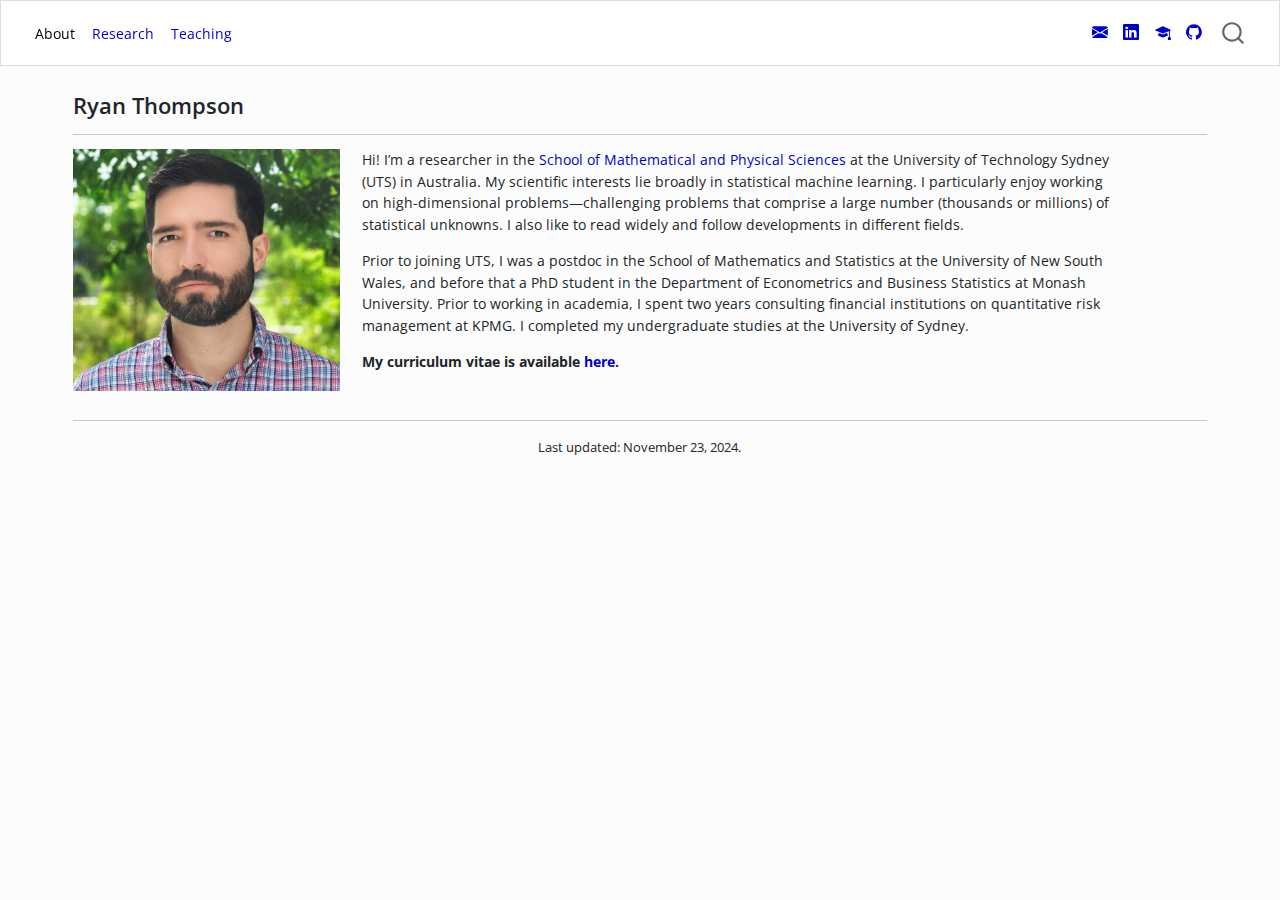
<file: docs/index.html>
<!DOCTYPE html>
<html xmlns="http://www.w3.org/1999/xhtml" lang="en" xml:lang="en"><head>

<meta charset="utf-8">
<meta name="generator" content="quarto-1.5.57">

<meta name="viewport" content="width=device-width, initial-scale=1.0, user-scalable=yes">


<title>Ryan Thompson</title>
<style>
code{white-space: pre-wrap;}
span.smallcaps{font-variant: small-caps;}
div.columns{display: flex; gap: min(4vw, 1.5em);}
div.column{flex: auto; overflow-x: auto;}
div.hanging-indent{margin-left: 1.5em; text-indent: -1.5em;}
ul.task-list{list-style: none;}
ul.task-list li input[type="checkbox"] {
  width: 0.8em;
  margin: 0 0.8em 0.2em -1em; /* quarto-specific, see https://github.com/quarto-dev/quarto-cli/issues/4556 */ 
  vertical-align: middle;
}
</style>


<script src="site_libs/quarto-nav/quarto-nav.js"></script>
<script src="site_libs/quarto-nav/headroom.min.js"></script>
<script src="site_libs/clipboard/clipboard.min.js"></script>
<script src="site_libs/quarto-search/autocomplete.umd.js"></script>
<script src="site_libs/quarto-search/fuse.min.js"></script>
<script src="site_libs/quarto-search/quarto-search.js"></script>
<meta name="quarto:offset" content="./">
<script src="site_libs/quarto-html/quarto.js"></script>
<script src="site_libs/quarto-html/popper.min.js"></script>
<script src="site_libs/quarto-html/tippy.umd.min.js"></script>
<script src="site_libs/quarto-html/anchor.min.js"></script>
<link href="site_libs/quarto-html/tippy.css" rel="stylesheet">
<link href="site_libs/quarto-html/quarto-syntax-highlighting.css" rel="stylesheet" id="quarto-text-highlighting-styles">
<script src="site_libs/bootstrap/bootstrap.min.js"></script>
<link href="site_libs/bootstrap/bootstrap-icons.css" rel="stylesheet">
<link href="site_libs/bootstrap/bootstrap.min.css" rel="stylesheet" id="quarto-bootstrap" data-mode="light">
<script id="quarto-search-options" type="application/json">{
  "location": "navbar",
  "copy-button": false,
  "collapse-after": 3,
  "panel-placement": "end",
  "type": "overlay",
  "limit": 50,
  "keyboard-shortcut": [
    "f",
    "/",
    "s"
  ],
  "show-item-context": false,
  "language": {
    "search-no-results-text": "No results",
    "search-matching-documents-text": "matching documents",
    "search-copy-link-title": "Copy link to search",
    "search-hide-matches-text": "Hide additional matches",
    "search-more-match-text": "more match in this document",
    "search-more-matches-text": "more matches in this document",
    "search-clear-button-title": "Clear",
    "search-text-placeholder": "",
    "search-detached-cancel-button-title": "Cancel",
    "search-submit-button-title": "Submit",
    "search-label": "Search"
  }
}</script>


<link rel="stylesheet" href="styles.css">
</head>

<body class="nav-fixed">

<div id="quarto-search-results"></div>
  <header id="quarto-header" class="headroom fixed-top">
    <nav class="navbar navbar-expand-lg " data-bs-theme="dark">
      <div class="navbar-container container-fluid">
            <div id="quarto-search" class="" title="Search"></div>
          <button class="navbar-toggler" type="button" data-bs-toggle="collapse" data-bs-target="#navbarCollapse" aria-controls="navbarCollapse" role="menu" aria-expanded="false" aria-label="Toggle navigation" onclick="if (window.quartoToggleHeadroom) { window.quartoToggleHeadroom(); }">
  <span class="navbar-toggler-icon"></span>
</button>
          <div class="collapse navbar-collapse" id="navbarCollapse">
            <ul class="navbar-nav navbar-nav-scroll me-auto">
  <li class="nav-item">
    <a class="nav-link active" href="./index.html" aria-current="page"> 
<span class="menu-text">About</span></a>
  </li>  
  <li class="nav-item">
    <a class="nav-link" href="./research.html"> 
<span class="menu-text">Research</span></a>
  </li>  
  <li class="nav-item">
    <a class="nav-link" href="./teaching.html"> 
<span class="menu-text">Teaching</span></a>
  </li>  
</ul>
            <ul class="navbar-nav navbar-nav-scroll ms-auto">
  <li class="nav-item compact">
    <a class="nav-link" href="mailto:ryan.thompson1@unsw.edu.au"> <i class="bi bi-envelope-fill" role="img">
</i> 
<span class="menu-text"></span></a>
  </li>  
  <li class="nav-item compact">
    <a class="nav-link" href="https://au.linkedin.com/in/r-thompson"> <i class="bi bi-linkedin" role="img">
</i> 
<span class="menu-text"></span></a>
  </li>  
  <li class="nav-item compact">
    <a class="nav-link" href="https://scholar.google.com.au/citations?user=rQx30dcAAAAJ"> <i class="bi bi-mortarboard-fill" role="img">
</i> 
<span class="menu-text"></span></a>
  </li>  
  <li class="nav-item compact">
    <a class="nav-link" href="https://github.com/ryan-thompson"> <i class="bi bi-github" role="img">
</i> 
<span class="menu-text"></span></a>
  </li>  
</ul>
          </div> <!-- /navcollapse -->
            <div class="quarto-navbar-tools">
</div>
      </div> <!-- /container-fluid -->
    </nav>
</header>
<!-- content -->
<div id="quarto-content" class="quarto-container page-columns page-rows-contents page-layout-full page-navbar">
<!-- sidebar -->
<!-- margin-sidebar -->
    
<!-- main -->
<main class="content column-page" id="quarto-document-content">

<header id="title-block-header" class="quarto-title-block default">
<div class="quarto-title">
<h1 class="title">Ryan Thompson</h1>
</div>



<div class="quarto-title-meta column-page">

    
  
    
  </div>
  


</header>


<hr>
<div class="grid">
<div class="g-col-3">
<p><img src="resources/photo.jpg" class="img-fluid"></p>
</div>
<div class="g-col-8">
<p>Hi! I’m a researcher in the <a href="https://www.uts.edu.au/about/faculty-science/school-mathematical-and-physical-sciences">School of Mathematical and Physical Sciences</a> at the University of Technology Sydney (UTS) in Australia. My scientific interests lie broadly in statistical machine learning. I particularly enjoy working on high-dimensional problems—challenging problems that comprise a large number (thousands or millions) of statistical unknowns. I also like to read widely and follow developments in different fields.</p>
<p>Prior to joining UTS, I was a postdoc in the School of Mathematics and Statistics at the University of New South Wales, and before that a PhD student in the Department of Econometrics and Business Statistics at Monash University. Prior to working in academia, I spent two years consulting financial institutions on quantitative risk management at KPMG. I completed my undergraduate studies at the University of Sydney.</p>
<p><strong>My curriculum vitae is available <a href="resources/RyanThompson_CV.pdf">here</a>.</strong></p>
</div>
</div>
<hr>
<center>
<small>Last updated: November 23, 2024.</small>
</center>



</main> <!-- /main -->
<script id="quarto-html-after-body" type="application/javascript">
window.document.addEventListener("DOMContentLoaded", function (event) {
  const toggleBodyColorMode = (bsSheetEl) => {
    const mode = bsSheetEl.getAttribute("data-mode");
    const bodyEl = window.document.querySelector("body");
    if (mode === "dark") {
      bodyEl.classList.add("quarto-dark");
      bodyEl.classList.remove("quarto-light");
    } else {
      bodyEl.classList.add("quarto-light");
      bodyEl.classList.remove("quarto-dark");
    }
  }
  const toggleBodyColorPrimary = () => {
    const bsSheetEl = window.document.querySelector("link#quarto-bootstrap");
    if (bsSheetEl) {
      toggleBodyColorMode(bsSheetEl);
    }
  }
  toggleBodyColorPrimary();  
  const icon = "";
  const anchorJS = new window.AnchorJS();
  anchorJS.options = {
    placement: 'right',
    icon: icon
  };
  anchorJS.add('.anchored');
  const isCodeAnnotation = (el) => {
    for (const clz of el.classList) {
      if (clz.startsWith('code-annotation-')) {                     
        return true;
      }
    }
    return false;
  }
  const onCopySuccess = function(e) {
    // button target
    const button = e.trigger;
    // don't keep focus
    button.blur();
    // flash "checked"
    button.classList.add('code-copy-button-checked');
    var currentTitle = button.getAttribute("title");
    button.setAttribute("title", "Copied!");
    let tooltip;
    if (window.bootstrap) {
      button.setAttribute("data-bs-toggle", "tooltip");
      button.setAttribute("data-bs-placement", "left");
      button.setAttribute("data-bs-title", "Copied!");
      tooltip = new bootstrap.Tooltip(button, 
        { trigger: "manual", 
          customClass: "code-copy-button-tooltip",
          offset: [0, -8]});
      tooltip.show();    
    }
    setTimeout(function() {
      if (tooltip) {
        tooltip.hide();
        button.removeAttribute("data-bs-title");
        button.removeAttribute("data-bs-toggle");
        button.removeAttribute("data-bs-placement");
      }
      button.setAttribute("title", currentTitle);
      button.classList.remove('code-copy-button-checked');
    }, 1000);
    // clear code selection
    e.clearSelection();
  }
  const getTextToCopy = function(trigger) {
      const codeEl = trigger.previousElementSibling.cloneNode(true);
      for (const childEl of codeEl.children) {
        if (isCodeAnnotation(childEl)) {
          childEl.remove();
        }
      }
      return codeEl.innerText;
  }
  const clipboard = new window.ClipboardJS('.code-copy-button:not([data-in-quarto-modal])', {
    text: getTextToCopy
  });
  clipboard.on('success', onCopySuccess);
  if (window.document.getElementById('quarto-embedded-source-code-modal')) {
    // For code content inside modals, clipBoardJS needs to be initialized with a container option
    // TODO: Check when it could be a function (https://github.com/zenorocha/clipboard.js/issues/860)
    const clipboardModal = new window.ClipboardJS('.code-copy-button[data-in-quarto-modal]', {
      text: getTextToCopy,
      container: window.document.getElementById('quarto-embedded-source-code-modal')
    });
    clipboardModal.on('success', onCopySuccess);
  }
    var localhostRegex = new RegExp(/^(?:http|https):\/\/localhost\:?[0-9]*\//);
    var mailtoRegex = new RegExp(/^mailto:/);
      var filterRegex = new RegExp('/' + window.location.host + '/');
    var isInternal = (href) => {
        return filterRegex.test(href) || localhostRegex.test(href) || mailtoRegex.test(href);
    }
    // Inspect non-navigation links and adorn them if external
 	var links = window.document.querySelectorAll('a[href]:not(.nav-link):not(.navbar-brand):not(.toc-action):not(.sidebar-link):not(.sidebar-item-toggle):not(.pagination-link):not(.no-external):not([aria-hidden]):not(.dropdown-item):not(.quarto-navigation-tool):not(.about-link)');
    for (var i=0; i<links.length; i++) {
      const link = links[i];
      if (!isInternal(link.href)) {
        // undo the damage that might have been done by quarto-nav.js in the case of
        // links that we want to consider external
        if (link.dataset.originalHref !== undefined) {
          link.href = link.dataset.originalHref;
        }
      }
    }
  function tippyHover(el, contentFn, onTriggerFn, onUntriggerFn) {
    const config = {
      allowHTML: true,
      maxWidth: 500,
      delay: 100,
      arrow: false,
      appendTo: function(el) {
          return el.parentElement;
      },
      interactive: true,
      interactiveBorder: 10,
      theme: 'quarto',
      placement: 'bottom-start',
    };
    if (contentFn) {
      config.content = contentFn;
    }
    if (onTriggerFn) {
      config.onTrigger = onTriggerFn;
    }
    if (onUntriggerFn) {
      config.onUntrigger = onUntriggerFn;
    }
    window.tippy(el, config); 
  }
  const noterefs = window.document.querySelectorAll('a[role="doc-noteref"]');
  for (var i=0; i<noterefs.length; i++) {
    const ref = noterefs[i];
    tippyHover(ref, function() {
      // use id or data attribute instead here
      let href = ref.getAttribute('data-footnote-href') || ref.getAttribute('href');
      try { href = new URL(href).hash; } catch {}
      const id = href.replace(/^#\/?/, "");
      const note = window.document.getElementById(id);
      if (note) {
        return note.innerHTML;
      } else {
        return "";
      }
    });
  }
  const xrefs = window.document.querySelectorAll('a.quarto-xref');
  const processXRef = (id, note) => {
    // Strip column container classes
    const stripColumnClz = (el) => {
      el.classList.remove("page-full", "page-columns");
      if (el.children) {
        for (const child of el.children) {
          stripColumnClz(child);
        }
      }
    }
    stripColumnClz(note)
    if (id === null || id.startsWith('sec-')) {
      // Special case sections, only their first couple elements
      const container = document.createElement("div");
      if (note.children && note.children.length > 2) {
        container.appendChild(note.children[0].cloneNode(true));
        for (let i = 1; i < note.children.length; i++) {
          const child = note.children[i];
          if (child.tagName === "P" && child.innerText === "") {
            continue;
          } else {
            container.appendChild(child.cloneNode(true));
            break;
          }
        }
        if (window.Quarto?.typesetMath) {
          window.Quarto.typesetMath(container);
        }
        return container.innerHTML
      } else {
        if (window.Quarto?.typesetMath) {
          window.Quarto.typesetMath(note);
        }
        return note.innerHTML;
      }
    } else {
      // Remove any anchor links if they are present
      const anchorLink = note.querySelector('a.anchorjs-link');
      if (anchorLink) {
        anchorLink.remove();
      }
      if (window.Quarto?.typesetMath) {
        window.Quarto.typesetMath(note);
      }
      // TODO in 1.5, we should make sure this works without a callout special case
      if (note.classList.contains("callout")) {
        return note.outerHTML;
      } else {
        return note.innerHTML;
      }
    }
  }
  for (var i=0; i<xrefs.length; i++) {
    const xref = xrefs[i];
    tippyHover(xref, undefined, function(instance) {
      instance.disable();
      let url = xref.getAttribute('href');
      let hash = undefined; 
      if (url.startsWith('#')) {
        hash = url;
      } else {
        try { hash = new URL(url).hash; } catch {}
      }
      if (hash) {
        const id = hash.replace(/^#\/?/, "");
        const note = window.document.getElementById(id);
        if (note !== null) {
          try {
            const html = processXRef(id, note.cloneNode(true));
            instance.setContent(html);
          } finally {
            instance.enable();
            instance.show();
          }
        } else {
          // See if we can fetch this
          fetch(url.split('#')[0])
          .then(res => res.text())
          .then(html => {
            const parser = new DOMParser();
            const htmlDoc = parser.parseFromString(html, "text/html");
            const note = htmlDoc.getElementById(id);
            if (note !== null) {
              const html = processXRef(id, note);
              instance.setContent(html);
            } 
          }).finally(() => {
            instance.enable();
            instance.show();
          });
        }
      } else {
        // See if we can fetch a full url (with no hash to target)
        // This is a special case and we should probably do some content thinning / targeting
        fetch(url)
        .then(res => res.text())
        .then(html => {
          const parser = new DOMParser();
          const htmlDoc = parser.parseFromString(html, "text/html");
          const note = htmlDoc.querySelector('main.content');
          if (note !== null) {
            // This should only happen for chapter cross references
            // (since there is no id in the URL)
            // remove the first header
            if (note.children.length > 0 && note.children[0].tagName === "HEADER") {
              note.children[0].remove();
            }
            const html = processXRef(null, note);
            instance.setContent(html);
          } 
        }).finally(() => {
          instance.enable();
          instance.show();
        });
      }
    }, function(instance) {
    });
  }
      let selectedAnnoteEl;
      const selectorForAnnotation = ( cell, annotation) => {
        let cellAttr = 'data-code-cell="' + cell + '"';
        let lineAttr = 'data-code-annotation="' +  annotation + '"';
        const selector = 'span[' + cellAttr + '][' + lineAttr + ']';
        return selector;
      }
      const selectCodeLines = (annoteEl) => {
        const doc = window.document;
        const targetCell = annoteEl.getAttribute("data-target-cell");
        const targetAnnotation = annoteEl.getAttribute("data-target-annotation");
        const annoteSpan = window.document.querySelector(selectorForAnnotation(targetCell, targetAnnotation));
        const lines = annoteSpan.getAttribute("data-code-lines").split(",");
        const lineIds = lines.map((line) => {
          return targetCell + "-" + line;
        })
        let top = null;
        let height = null;
        let parent = null;
        if (lineIds.length > 0) {
            //compute the position of the single el (top and bottom and make a div)
            const el = window.document.getElementById(lineIds[0]);
            top = el.offsetTop;
            height = el.offsetHeight;
            parent = el.parentElement.parentElement;
          if (lineIds.length > 1) {
            const lastEl = window.document.getElementById(lineIds[lineIds.length - 1]);
            const bottom = lastEl.offsetTop + lastEl.offsetHeight;
            height = bottom - top;
          }
          if (top !== null && height !== null && parent !== null) {
            // cook up a div (if necessary) and position it 
            let div = window.document.getElementById("code-annotation-line-highlight");
            if (div === null) {
              div = window.document.createElement("div");
              div.setAttribute("id", "code-annotation-line-highlight");
              div.style.position = 'absolute';
              parent.appendChild(div);
            }
            div.style.top = top - 2 + "px";
            div.style.height = height + 4 + "px";
            div.style.left = 0;
            let gutterDiv = window.document.getElementById("code-annotation-line-highlight-gutter");
            if (gutterDiv === null) {
              gutterDiv = window.document.createElement("div");
              gutterDiv.setAttribute("id", "code-annotation-line-highlight-gutter");
              gutterDiv.style.position = 'absolute';
              const codeCell = window.document.getElementById(targetCell);
              const gutter = codeCell.querySelector('.code-annotation-gutter');
              gutter.appendChild(gutterDiv);
            }
            gutterDiv.style.top = top - 2 + "px";
            gutterDiv.style.height = height + 4 + "px";
          }
          selectedAnnoteEl = annoteEl;
        }
      };
      const unselectCodeLines = () => {
        const elementsIds = ["code-annotation-line-highlight", "code-annotation-line-highlight-gutter"];
        elementsIds.forEach((elId) => {
          const div = window.document.getElementById(elId);
          if (div) {
            div.remove();
          }
        });
        selectedAnnoteEl = undefined;
      };
        // Handle positioning of the toggle
    window.addEventListener(
      "resize",
      throttle(() => {
        elRect = undefined;
        if (selectedAnnoteEl) {
          selectCodeLines(selectedAnnoteEl);
        }
      }, 10)
    );
    function throttle(fn, ms) {
    let throttle = false;
    let timer;
      return (...args) => {
        if(!throttle) { // first call gets through
            fn.apply(this, args);
            throttle = true;
        } else { // all the others get throttled
            if(timer) clearTimeout(timer); // cancel #2
            timer = setTimeout(() => {
              fn.apply(this, args);
              timer = throttle = false;
            }, ms);
        }
      };
    }
      // Attach click handler to the DT
      const annoteDls = window.document.querySelectorAll('dt[data-target-cell]');
      for (const annoteDlNode of annoteDls) {
        annoteDlNode.addEventListener('click', (event) => {
          const clickedEl = event.target;
          if (clickedEl !== selectedAnnoteEl) {
            unselectCodeLines();
            const activeEl = window.document.querySelector('dt[data-target-cell].code-annotation-active');
            if (activeEl) {
              activeEl.classList.remove('code-annotation-active');
            }
            selectCodeLines(clickedEl);
            clickedEl.classList.add('code-annotation-active');
          } else {
            // Unselect the line
            unselectCodeLines();
            clickedEl.classList.remove('code-annotation-active');
          }
        });
      }
  const findCites = (el) => {
    const parentEl = el.parentElement;
    if (parentEl) {
      const cites = parentEl.dataset.cites;
      if (cites) {
        return {
          el,
          cites: cites.split(' ')
        };
      } else {
        return findCites(el.parentElement)
      }
    } else {
      return undefined;
    }
  };
  var bibliorefs = window.document.querySelectorAll('a[role="doc-biblioref"]');
  for (var i=0; i<bibliorefs.length; i++) {
    const ref = bibliorefs[i];
    const citeInfo = findCites(ref);
    if (citeInfo) {
      tippyHover(citeInfo.el, function() {
        var popup = window.document.createElement('div');
        citeInfo.cites.forEach(function(cite) {
          var citeDiv = window.document.createElement('div');
          citeDiv.classList.add('hanging-indent');
          citeDiv.classList.add('csl-entry');
          var biblioDiv = window.document.getElementById('ref-' + cite);
          if (biblioDiv) {
            citeDiv.innerHTML = biblioDiv.innerHTML;
          }
          popup.appendChild(citeDiv);
        });
        return popup.innerHTML;
      });
    }
  }
});
</script>
</div> <!-- /content -->




</body></html>
</file>
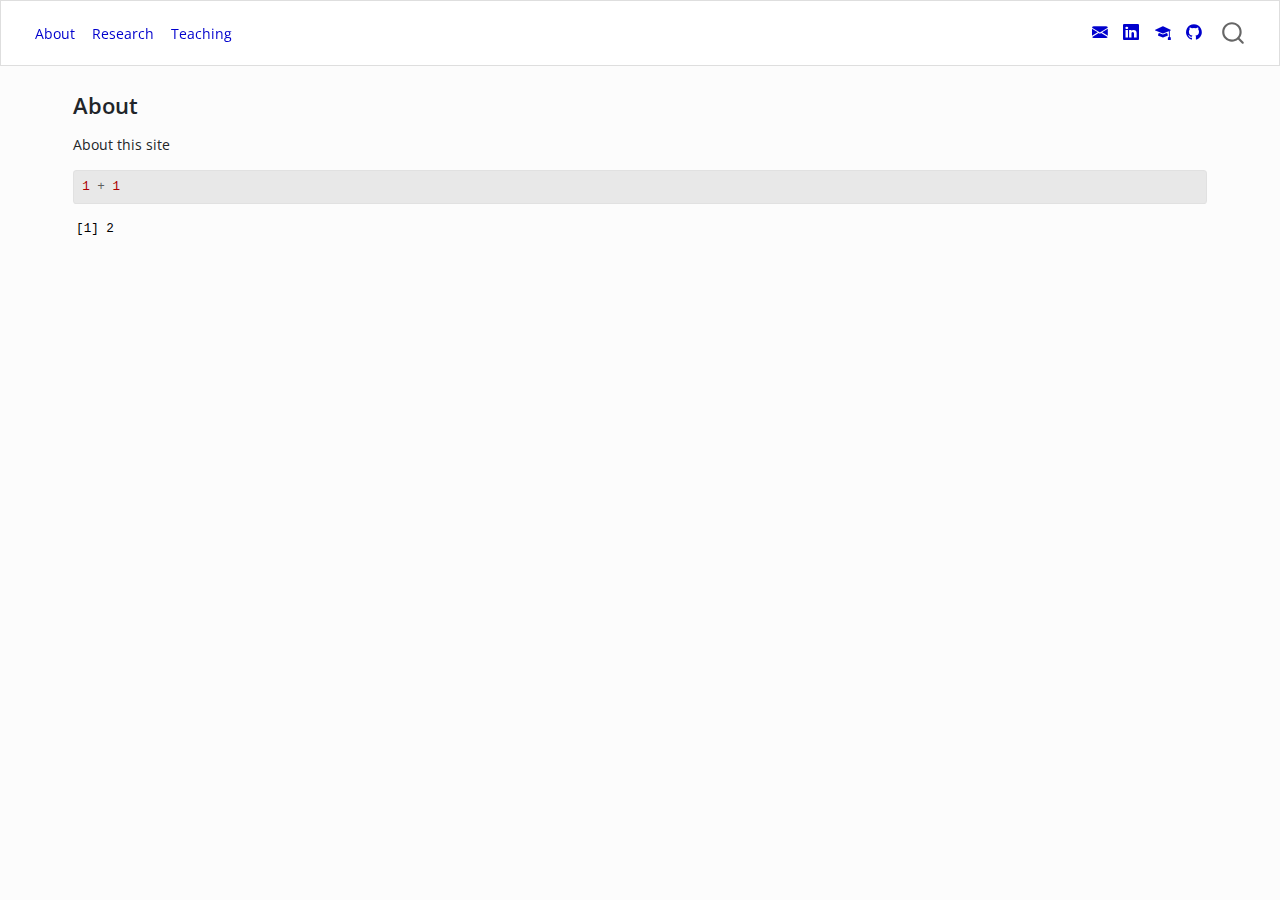
<file: docs/about.html>
<!DOCTYPE html>
<html xmlns="http://www.w3.org/1999/xhtml" lang="en" xml:lang="en"><head>

<meta charset="utf-8">
<meta name="generator" content="quarto-1.5.57">

<meta name="viewport" content="width=device-width, initial-scale=1.0, user-scalable=yes">


<title>About</title>
<style>
code{white-space: pre-wrap;}
span.smallcaps{font-variant: small-caps;}
div.columns{display: flex; gap: min(4vw, 1.5em);}
div.column{flex: auto; overflow-x: auto;}
div.hanging-indent{margin-left: 1.5em; text-indent: -1.5em;}
ul.task-list{list-style: none;}
ul.task-list li input[type="checkbox"] {
  width: 0.8em;
  margin: 0 0.8em 0.2em -1em; /* quarto-specific, see https://github.com/quarto-dev/quarto-cli/issues/4556 */ 
  vertical-align: middle;
}
/* CSS for syntax highlighting */
pre > code.sourceCode { white-space: pre; position: relative; }
pre > code.sourceCode > span { line-height: 1.25; }
pre > code.sourceCode > span:empty { height: 1.2em; }
.sourceCode { overflow: visible; }
code.sourceCode > span { color: inherit; text-decoration: inherit; }
div.sourceCode { margin: 1em 0; }
pre.sourceCode { margin: 0; }
@media screen {
div.sourceCode { overflow: auto; }
}
@media print {
pre > code.sourceCode { white-space: pre-wrap; }
pre > code.sourceCode > span { display: inline-block; text-indent: -5em; padding-left: 5em; }
}
pre.numberSource code
  { counter-reset: source-line 0; }
pre.numberSource code > span
  { position: relative; left: -4em; counter-increment: source-line; }
pre.numberSource code > span > a:first-child::before
  { content: counter(source-line);
    position: relative; left: -1em; text-align: right; vertical-align: baseline;
    border: none; display: inline-block;
    -webkit-touch-callout: none; -webkit-user-select: none;
    -khtml-user-select: none; -moz-user-select: none;
    -ms-user-select: none; user-select: none;
    padding: 0 4px; width: 4em;
  }
pre.numberSource { margin-left: 3em;  padding-left: 4px; }
div.sourceCode
  {   }
@media screen {
pre > code.sourceCode > span > a:first-child::before { text-decoration: underline; }
}
</style>


<script src="site_libs/quarto-nav/quarto-nav.js"></script>
<script src="site_libs/quarto-nav/headroom.min.js"></script>
<script src="site_libs/clipboard/clipboard.min.js"></script>
<script src="site_libs/quarto-search/autocomplete.umd.js"></script>
<script src="site_libs/quarto-search/fuse.min.js"></script>
<script src="site_libs/quarto-search/quarto-search.js"></script>
<meta name="quarto:offset" content="./">
<script src="site_libs/quarto-html/quarto.js"></script>
<script src="site_libs/quarto-html/popper.min.js"></script>
<script src="site_libs/quarto-html/tippy.umd.min.js"></script>
<script src="site_libs/quarto-html/anchor.min.js"></script>
<link href="site_libs/quarto-html/tippy.css" rel="stylesheet">
<link href="site_libs/quarto-html/quarto-syntax-highlighting.css" rel="stylesheet" id="quarto-text-highlighting-styles">
<script src="site_libs/bootstrap/bootstrap.min.js"></script>
<link href="site_libs/bootstrap/bootstrap-icons.css" rel="stylesheet">
<link href="site_libs/bootstrap/bootstrap.min.css" rel="stylesheet" id="quarto-bootstrap" data-mode="light">
<script id="quarto-search-options" type="application/json">{
  "location": "navbar",
  "copy-button": false,
  "collapse-after": 3,
  "panel-placement": "end",
  "type": "overlay",
  "limit": 50,
  "keyboard-shortcut": [
    "f",
    "/",
    "s"
  ],
  "show-item-context": false,
  "language": {
    "search-no-results-text": "No results",
    "search-matching-documents-text": "matching documents",
    "search-copy-link-title": "Copy link to search",
    "search-hide-matches-text": "Hide additional matches",
    "search-more-match-text": "more match in this document",
    "search-more-matches-text": "more matches in this document",
    "search-clear-button-title": "Clear",
    "search-text-placeholder": "",
    "search-detached-cancel-button-title": "Cancel",
    "search-submit-button-title": "Submit",
    "search-label": "Search"
  }
}</script>


<link rel="stylesheet" href="styles.css">
</head>

<body class="nav-fixed">

<div id="quarto-search-results"></div>
  <header id="quarto-header" class="headroom fixed-top">
    <nav class="navbar navbar-expand-lg " data-bs-theme="dark">
      <div class="navbar-container container-fluid">
            <div id="quarto-search" class="" title="Search"></div>
          <button class="navbar-toggler" type="button" data-bs-toggle="collapse" data-bs-target="#navbarCollapse" aria-controls="navbarCollapse" role="menu" aria-expanded="false" aria-label="Toggle navigation" onclick="if (window.quartoToggleHeadroom) { window.quartoToggleHeadroom(); }">
  <span class="navbar-toggler-icon"></span>
</button>
          <div class="collapse navbar-collapse" id="navbarCollapse">
            <ul class="navbar-nav navbar-nav-scroll me-auto">
  <li class="nav-item">
    <a class="nav-link" href="./index.html"> 
<span class="menu-text">About</span></a>
  </li>  
  <li class="nav-item">
    <a class="nav-link" href="./research.html"> 
<span class="menu-text">Research</span></a>
  </li>  
  <li class="nav-item">
    <a class="nav-link" href="./teaching.html"> 
<span class="menu-text">Teaching</span></a>
  </li>  
</ul>
            <ul class="navbar-nav navbar-nav-scroll ms-auto">
  <li class="nav-item compact">
    <a class="nav-link" href="mailto:ryan.thompson1@unsw.edu.au"> <i class="bi bi-envelope-fill" role="img">
</i> 
<span class="menu-text"></span></a>
  </li>  
  <li class="nav-item compact">
    <a class="nav-link" href="https://au.linkedin.com/in/r-thompson"> <i class="bi bi-linkedin" role="img">
</i> 
<span class="menu-text"></span></a>
  </li>  
  <li class="nav-item compact">
    <a class="nav-link" href="https://scholar.google.com.au/citations?user=rQx30dcAAAAJ"> <i class="bi bi-mortarboard-fill" role="img">
</i> 
<span class="menu-text"></span></a>
  </li>  
  <li class="nav-item compact">
    <a class="nav-link" href="https://github.com/ryan-thompson"> <i class="bi bi-github" role="img">
</i> 
<span class="menu-text"></span></a>
  </li>  
</ul>
          </div> <!-- /navcollapse -->
            <div class="quarto-navbar-tools">
</div>
      </div> <!-- /container-fluid -->
    </nav>
</header>
<!-- content -->
<div id="quarto-content" class="quarto-container page-columns page-rows-contents page-layout-full page-navbar">
<!-- sidebar -->
<!-- margin-sidebar -->
    
<!-- main -->
<main class="content column-page" id="quarto-document-content">

<header id="title-block-header" class="quarto-title-block default">
<div class="quarto-title">
<h1 class="title">About</h1>
</div>



<div class="quarto-title-meta column-page">

    
  
    
  </div>
  


</header>


<p>About this site</p>
<div class="cell">
<div class="sourceCode cell-code" id="cb1"><pre class="sourceCode r code-with-copy"><code class="sourceCode r"><span id="cb1-1"><a href="#cb1-1" aria-hidden="true" tabindex="-1"></a><span class="dv">1</span> <span class="sc">+</span> <span class="dv">1</span></span></code><button title="Copy to Clipboard" class="code-copy-button"><i class="bi"></i></button></pre></div>
<div class="cell-output cell-output-stdout">
<pre><code>[1] 2</code></pre>
</div>
</div>



</main> <!-- /main -->
<script id="quarto-html-after-body" type="application/javascript">
window.document.addEventListener("DOMContentLoaded", function (event) {
  const toggleBodyColorMode = (bsSheetEl) => {
    const mode = bsSheetEl.getAttribute("data-mode");
    const bodyEl = window.document.querySelector("body");
    if (mode === "dark") {
      bodyEl.classList.add("quarto-dark");
      bodyEl.classList.remove("quarto-light");
    } else {
      bodyEl.classList.add("quarto-light");
      bodyEl.classList.remove("quarto-dark");
    }
  }
  const toggleBodyColorPrimary = () => {
    const bsSheetEl = window.document.querySelector("link#quarto-bootstrap");
    if (bsSheetEl) {
      toggleBodyColorMode(bsSheetEl);
    }
  }
  toggleBodyColorPrimary();  
  const icon = "";
  const anchorJS = new window.AnchorJS();
  anchorJS.options = {
    placement: 'right',
    icon: icon
  };
  anchorJS.add('.anchored');
  const isCodeAnnotation = (el) => {
    for (const clz of el.classList) {
      if (clz.startsWith('code-annotation-')) {                     
        return true;
      }
    }
    return false;
  }
  const onCopySuccess = function(e) {
    // button target
    const button = e.trigger;
    // don't keep focus
    button.blur();
    // flash "checked"
    button.classList.add('code-copy-button-checked');
    var currentTitle = button.getAttribute("title");
    button.setAttribute("title", "Copied!");
    let tooltip;
    if (window.bootstrap) {
      button.setAttribute("data-bs-toggle", "tooltip");
      button.setAttribute("data-bs-placement", "left");
      button.setAttribute("data-bs-title", "Copied!");
      tooltip = new bootstrap.Tooltip(button, 
        { trigger: "manual", 
          customClass: "code-copy-button-tooltip",
          offset: [0, -8]});
      tooltip.show();    
    }
    setTimeout(function() {
      if (tooltip) {
        tooltip.hide();
        button.removeAttribute("data-bs-title");
        button.removeAttribute("data-bs-toggle");
        button.removeAttribute("data-bs-placement");
      }
      button.setAttribute("title", currentTitle);
      button.classList.remove('code-copy-button-checked');
    }, 1000);
    // clear code selection
    e.clearSelection();
  }
  const getTextToCopy = function(trigger) {
      const codeEl = trigger.previousElementSibling.cloneNode(true);
      for (const childEl of codeEl.children) {
        if (isCodeAnnotation(childEl)) {
          childEl.remove();
        }
      }
      return codeEl.innerText;
  }
  const clipboard = new window.ClipboardJS('.code-copy-button:not([data-in-quarto-modal])', {
    text: getTextToCopy
  });
  clipboard.on('success', onCopySuccess);
  if (window.document.getElementById('quarto-embedded-source-code-modal')) {
    // For code content inside modals, clipBoardJS needs to be initialized with a container option
    // TODO: Check when it could be a function (https://github.com/zenorocha/clipboard.js/issues/860)
    const clipboardModal = new window.ClipboardJS('.code-copy-button[data-in-quarto-modal]', {
      text: getTextToCopy,
      container: window.document.getElementById('quarto-embedded-source-code-modal')
    });
    clipboardModal.on('success', onCopySuccess);
  }
    var localhostRegex = new RegExp(/^(?:http|https):\/\/localhost\:?[0-9]*\//);
    var mailtoRegex = new RegExp(/^mailto:/);
      var filterRegex = new RegExp('/' + window.location.host + '/');
    var isInternal = (href) => {
        return filterRegex.test(href) || localhostRegex.test(href) || mailtoRegex.test(href);
    }
    // Inspect non-navigation links and adorn them if external
 	var links = window.document.querySelectorAll('a[href]:not(.nav-link):not(.navbar-brand):not(.toc-action):not(.sidebar-link):not(.sidebar-item-toggle):not(.pagination-link):not(.no-external):not([aria-hidden]):not(.dropdown-item):not(.quarto-navigation-tool):not(.about-link)');
    for (var i=0; i<links.length; i++) {
      const link = links[i];
      if (!isInternal(link.href)) {
        // undo the damage that might have been done by quarto-nav.js in the case of
        // links that we want to consider external
        if (link.dataset.originalHref !== undefined) {
          link.href = link.dataset.originalHref;
        }
      }
    }
  function tippyHover(el, contentFn, onTriggerFn, onUntriggerFn) {
    const config = {
      allowHTML: true,
      maxWidth: 500,
      delay: 100,
      arrow: false,
      appendTo: function(el) {
          return el.parentElement;
      },
      interactive: true,
      interactiveBorder: 10,
      theme: 'quarto',
      placement: 'bottom-start',
    };
    if (contentFn) {
      config.content = contentFn;
    }
    if (onTriggerFn) {
      config.onTrigger = onTriggerFn;
    }
    if (onUntriggerFn) {
      config.onUntrigger = onUntriggerFn;
    }
    window.tippy(el, config); 
  }
  const noterefs = window.document.querySelectorAll('a[role="doc-noteref"]');
  for (var i=0; i<noterefs.length; i++) {
    const ref = noterefs[i];
    tippyHover(ref, function() {
      // use id or data attribute instead here
      let href = ref.getAttribute('data-footnote-href') || ref.getAttribute('href');
      try { href = new URL(href).hash; } catch {}
      const id = href.replace(/^#\/?/, "");
      const note = window.document.getElementById(id);
      if (note) {
        return note.innerHTML;
      } else {
        return "";
      }
    });
  }
  const xrefs = window.document.querySelectorAll('a.quarto-xref');
  const processXRef = (id, note) => {
    // Strip column container classes
    const stripColumnClz = (el) => {
      el.classList.remove("page-full", "page-columns");
      if (el.children) {
        for (const child of el.children) {
          stripColumnClz(child);
        }
      }
    }
    stripColumnClz(note)
    if (id === null || id.startsWith('sec-')) {
      // Special case sections, only their first couple elements
      const container = document.createElement("div");
      if (note.children && note.children.length > 2) {
        container.appendChild(note.children[0].cloneNode(true));
        for (let i = 1; i < note.children.length; i++) {
          const child = note.children[i];
          if (child.tagName === "P" && child.innerText === "") {
            continue;
          } else {
            container.appendChild(child.cloneNode(true));
            break;
          }
        }
        if (window.Quarto?.typesetMath) {
          window.Quarto.typesetMath(container);
        }
        return container.innerHTML
      } else {
        if (window.Quarto?.typesetMath) {
          window.Quarto.typesetMath(note);
        }
        return note.innerHTML;
      }
    } else {
      // Remove any anchor links if they are present
      const anchorLink = note.querySelector('a.anchorjs-link');
      if (anchorLink) {
        anchorLink.remove();
      }
      if (window.Quarto?.typesetMath) {
        window.Quarto.typesetMath(note);
      }
      // TODO in 1.5, we should make sure this works without a callout special case
      if (note.classList.contains("callout")) {
        return note.outerHTML;
      } else {
        return note.innerHTML;
      }
    }
  }
  for (var i=0; i<xrefs.length; i++) {
    const xref = xrefs[i];
    tippyHover(xref, undefined, function(instance) {
      instance.disable();
      let url = xref.getAttribute('href');
      let hash = undefined; 
      if (url.startsWith('#')) {
        hash = url;
      } else {
        try { hash = new URL(url).hash; } catch {}
      }
      if (hash) {
        const id = hash.replace(/^#\/?/, "");
        const note = window.document.getElementById(id);
        if (note !== null) {
          try {
            const html = processXRef(id, note.cloneNode(true));
            instance.setContent(html);
          } finally {
            instance.enable();
            instance.show();
          }
        } else {
          // See if we can fetch this
          fetch(url.split('#')[0])
          .then(res => res.text())
          .then(html => {
            const parser = new DOMParser();
            const htmlDoc = parser.parseFromString(html, "text/html");
            const note = htmlDoc.getElementById(id);
            if (note !== null) {
              const html = processXRef(id, note);
              instance.setContent(html);
            } 
          }).finally(() => {
            instance.enable();
            instance.show();
          });
        }
      } else {
        // See if we can fetch a full url (with no hash to target)
        // This is a special case and we should probably do some content thinning / targeting
        fetch(url)
        .then(res => res.text())
        .then(html => {
          const parser = new DOMParser();
          const htmlDoc = parser.parseFromString(html, "text/html");
          const note = htmlDoc.querySelector('main.content');
          if (note !== null) {
            // This should only happen for chapter cross references
            // (since there is no id in the URL)
            // remove the first header
            if (note.children.length > 0 && note.children[0].tagName === "HEADER") {
              note.children[0].remove();
            }
            const html = processXRef(null, note);
            instance.setContent(html);
          } 
        }).finally(() => {
          instance.enable();
          instance.show();
        });
      }
    }, function(instance) {
    });
  }
      let selectedAnnoteEl;
      const selectorForAnnotation = ( cell, annotation) => {
        let cellAttr = 'data-code-cell="' + cell + '"';
        let lineAttr = 'data-code-annotation="' +  annotation + '"';
        const selector = 'span[' + cellAttr + '][' + lineAttr + ']';
        return selector;
      }
      const selectCodeLines = (annoteEl) => {
        const doc = window.document;
        const targetCell = annoteEl.getAttribute("data-target-cell");
        const targetAnnotation = annoteEl.getAttribute("data-target-annotation");
        const annoteSpan = window.document.querySelector(selectorForAnnotation(targetCell, targetAnnotation));
        const lines = annoteSpan.getAttribute("data-code-lines").split(",");
        const lineIds = lines.map((line) => {
          return targetCell + "-" + line;
        })
        let top = null;
        let height = null;
        let parent = null;
        if (lineIds.length > 0) {
            //compute the position of the single el (top and bottom and make a div)
            const el = window.document.getElementById(lineIds[0]);
            top = el.offsetTop;
            height = el.offsetHeight;
            parent = el.parentElement.parentElement;
          if (lineIds.length > 1) {
            const lastEl = window.document.getElementById(lineIds[lineIds.length - 1]);
            const bottom = lastEl.offsetTop + lastEl.offsetHeight;
            height = bottom - top;
          }
          if (top !== null && height !== null && parent !== null) {
            // cook up a div (if necessary) and position it 
            let div = window.document.getElementById("code-annotation-line-highlight");
            if (div === null) {
              div = window.document.createElement("div");
              div.setAttribute("id", "code-annotation-line-highlight");
              div.style.position = 'absolute';
              parent.appendChild(div);
            }
            div.style.top = top - 2 + "px";
            div.style.height = height + 4 + "px";
            div.style.left = 0;
            let gutterDiv = window.document.getElementById("code-annotation-line-highlight-gutter");
            if (gutterDiv === null) {
              gutterDiv = window.document.createElement("div");
              gutterDiv.setAttribute("id", "code-annotation-line-highlight-gutter");
              gutterDiv.style.position = 'absolute';
              const codeCell = window.document.getElementById(targetCell);
              const gutter = codeCell.querySelector('.code-annotation-gutter');
              gutter.appendChild(gutterDiv);
            }
            gutterDiv.style.top = top - 2 + "px";
            gutterDiv.style.height = height + 4 + "px";
          }
          selectedAnnoteEl = annoteEl;
        }
      };
      const unselectCodeLines = () => {
        const elementsIds = ["code-annotation-line-highlight", "code-annotation-line-highlight-gutter"];
        elementsIds.forEach((elId) => {
          const div = window.document.getElementById(elId);
          if (div) {
            div.remove();
          }
        });
        selectedAnnoteEl = undefined;
      };
        // Handle positioning of the toggle
    window.addEventListener(
      "resize",
      throttle(() => {
        elRect = undefined;
        if (selectedAnnoteEl) {
          selectCodeLines(selectedAnnoteEl);
        }
      }, 10)
    );
    function throttle(fn, ms) {
    let throttle = false;
    let timer;
      return (...args) => {
        if(!throttle) { // first call gets through
            fn.apply(this, args);
            throttle = true;
        } else { // all the others get throttled
            if(timer) clearTimeout(timer); // cancel #2
            timer = setTimeout(() => {
              fn.apply(this, args);
              timer = throttle = false;
            }, ms);
        }
      };
    }
      // Attach click handler to the DT
      const annoteDls = window.document.querySelectorAll('dt[data-target-cell]');
      for (const annoteDlNode of annoteDls) {
        annoteDlNode.addEventListener('click', (event) => {
          const clickedEl = event.target;
          if (clickedEl !== selectedAnnoteEl) {
            unselectCodeLines();
            const activeEl = window.document.querySelector('dt[data-target-cell].code-annotation-active');
            if (activeEl) {
              activeEl.classList.remove('code-annotation-active');
            }
            selectCodeLines(clickedEl);
            clickedEl.classList.add('code-annotation-active');
          } else {
            // Unselect the line
            unselectCodeLines();
            clickedEl.classList.remove('code-annotation-active');
          }
        });
      }
  const findCites = (el) => {
    const parentEl = el.parentElement;
    if (parentEl) {
      const cites = parentEl.dataset.cites;
      if (cites) {
        return {
          el,
          cites: cites.split(' ')
        };
      } else {
        return findCites(el.parentElement)
      }
    } else {
      return undefined;
    }
  };
  var bibliorefs = window.document.querySelectorAll('a[role="doc-biblioref"]');
  for (var i=0; i<bibliorefs.length; i++) {
    const ref = bibliorefs[i];
    const citeInfo = findCites(ref);
    if (citeInfo) {
      tippyHover(citeInfo.el, function() {
        var popup = window.document.createElement('div');
        citeInfo.cites.forEach(function(cite) {
          var citeDiv = window.document.createElement('div');
          citeDiv.classList.add('hanging-indent');
          citeDiv.classList.add('csl-entry');
          var biblioDiv = window.document.getElementById('ref-' + cite);
          if (biblioDiv) {
            citeDiv.innerHTML = biblioDiv.innerHTML;
          }
          popup.appendChild(citeDiv);
        });
        return popup.innerHTML;
      });
    }
  }
});
</script>
</div> <!-- /content -->




</body></html>
</file>
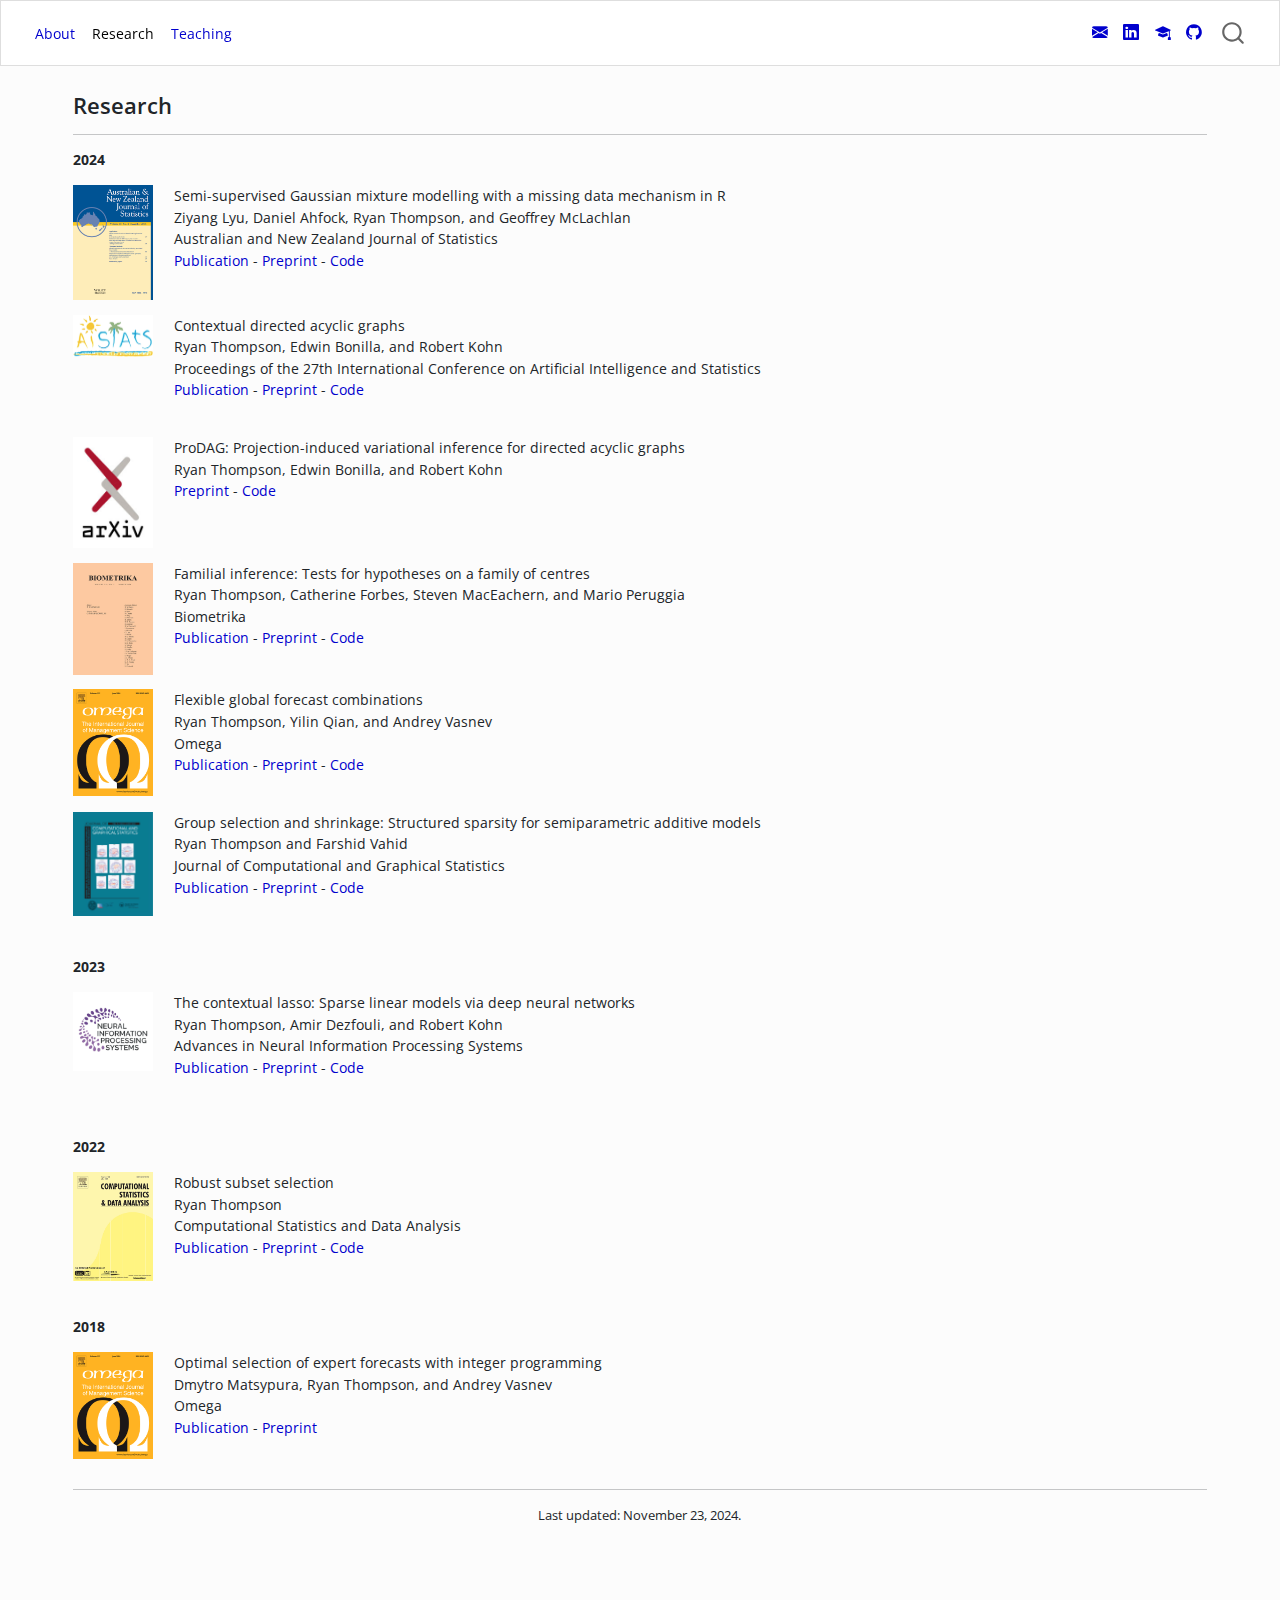
<file: docs/research.html>
<!DOCTYPE html>
<html xmlns="http://www.w3.org/1999/xhtml" lang="en" xml:lang="en"><head>

<meta charset="utf-8">
<meta name="generator" content="quarto-1.5.57">

<meta name="viewport" content="width=device-width, initial-scale=1.0, user-scalable=yes">


<title>Research</title>
<style>
code{white-space: pre-wrap;}
span.smallcaps{font-variant: small-caps;}
div.columns{display: flex; gap: min(4vw, 1.5em);}
div.column{flex: auto; overflow-x: auto;}
div.hanging-indent{margin-left: 1.5em; text-indent: -1.5em;}
ul.task-list{list-style: none;}
ul.task-list li input[type="checkbox"] {
  width: 0.8em;
  margin: 0 0.8em 0.2em -1em; /* quarto-specific, see https://github.com/quarto-dev/quarto-cli/issues/4556 */ 
  vertical-align: middle;
}
</style>


<script src="site_libs/quarto-nav/quarto-nav.js"></script>
<script src="site_libs/quarto-nav/headroom.min.js"></script>
<script src="site_libs/clipboard/clipboard.min.js"></script>
<script src="site_libs/quarto-search/autocomplete.umd.js"></script>
<script src="site_libs/quarto-search/fuse.min.js"></script>
<script src="site_libs/quarto-search/quarto-search.js"></script>
<meta name="quarto:offset" content="./">
<script src="site_libs/quarto-html/quarto.js"></script>
<script src="site_libs/quarto-html/popper.min.js"></script>
<script src="site_libs/quarto-html/tippy.umd.min.js"></script>
<script src="site_libs/quarto-html/anchor.min.js"></script>
<link href="site_libs/quarto-html/tippy.css" rel="stylesheet">
<link href="site_libs/quarto-html/quarto-syntax-highlighting.css" rel="stylesheet" id="quarto-text-highlighting-styles">
<script src="site_libs/bootstrap/bootstrap.min.js"></script>
<link href="site_libs/bootstrap/bootstrap-icons.css" rel="stylesheet">
<link href="site_libs/bootstrap/bootstrap.min.css" rel="stylesheet" id="quarto-bootstrap" data-mode="light">
<script id="quarto-search-options" type="application/json">{
  "location": "navbar",
  "copy-button": false,
  "collapse-after": 3,
  "panel-placement": "end",
  "type": "overlay",
  "limit": 50,
  "keyboard-shortcut": [
    "f",
    "/",
    "s"
  ],
  "show-item-context": false,
  "language": {
    "search-no-results-text": "No results",
    "search-matching-documents-text": "matching documents",
    "search-copy-link-title": "Copy link to search",
    "search-hide-matches-text": "Hide additional matches",
    "search-more-match-text": "more match in this document",
    "search-more-matches-text": "more matches in this document",
    "search-clear-button-title": "Clear",
    "search-text-placeholder": "",
    "search-detached-cancel-button-title": "Cancel",
    "search-submit-button-title": "Submit",
    "search-label": "Search"
  }
}</script>


<link rel="stylesheet" href="styles.css">
</head>

<body class="nav-fixed">

<div id="quarto-search-results"></div>
  <header id="quarto-header" class="headroom fixed-top">
    <nav class="navbar navbar-expand-lg " data-bs-theme="dark">
      <div class="navbar-container container-fluid">
            <div id="quarto-search" class="" title="Search"></div>
          <button class="navbar-toggler" type="button" data-bs-toggle="collapse" data-bs-target="#navbarCollapse" aria-controls="navbarCollapse" role="menu" aria-expanded="false" aria-label="Toggle navigation" onclick="if (window.quartoToggleHeadroom) { window.quartoToggleHeadroom(); }">
  <span class="navbar-toggler-icon"></span>
</button>
          <div class="collapse navbar-collapse" id="navbarCollapse">
            <ul class="navbar-nav navbar-nav-scroll me-auto">
  <li class="nav-item">
    <a class="nav-link" href="./index.html"> 
<span class="menu-text">About</span></a>
  </li>  
  <li class="nav-item">
    <a class="nav-link active" href="./research.html" aria-current="page"> 
<span class="menu-text">Research</span></a>
  </li>  
  <li class="nav-item">
    <a class="nav-link" href="./teaching.html"> 
<span class="menu-text">Teaching</span></a>
  </li>  
</ul>
            <ul class="navbar-nav navbar-nav-scroll ms-auto">
  <li class="nav-item compact">
    <a class="nav-link" href="mailto:ryan.thompson1@unsw.edu.au"> <i class="bi bi-envelope-fill" role="img">
</i> 
<span class="menu-text"></span></a>
  </li>  
  <li class="nav-item compact">
    <a class="nav-link" href="https://au.linkedin.com/in/r-thompson"> <i class="bi bi-linkedin" role="img">
</i> 
<span class="menu-text"></span></a>
  </li>  
  <li class="nav-item compact">
    <a class="nav-link" href="https://scholar.google.com.au/citations?user=rQx30dcAAAAJ"> <i class="bi bi-mortarboard-fill" role="img">
</i> 
<span class="menu-text"></span></a>
  </li>  
  <li class="nav-item compact">
    <a class="nav-link" href="https://github.com/ryan-thompson"> <i class="bi bi-github" role="img">
</i> 
<span class="menu-text"></span></a>
  </li>  
</ul>
          </div> <!-- /navcollapse -->
            <div class="quarto-navbar-tools">
</div>
      </div> <!-- /container-fluid -->
    </nav>
</header>
<!-- content -->
<div id="quarto-content" class="quarto-container page-columns page-rows-contents page-layout-full page-navbar">
<!-- sidebar -->
<!-- margin-sidebar -->
    
<!-- main -->
<main class="content column-page" id="quarto-document-content">

<header id="title-block-header" class="quarto-title-block default">
<div class="quarto-title">
<h1 class="title">Research</h1>
</div>



<div class="quarto-title-meta column-page">

    
  
    
  </div>
  


</header>


<hr>
<!-- Publications -->
<p><strong>2024</strong></p>
<div class="grid">
<div class="column" style="width:80px;">
<p><img src="resources/anzjs.png" class="img-fluid" width="80"></p>
</div>
<div class="g-col-10">
<p>Semi-supervised Gaussian mixture modelling with a missing data mechanism in R<br>
Ziyang Lyu, Daniel Ahfock, Ryan Thompson, and Geoffrey McLachlan<br>
Australian and New Zealand Journal of Statistics<br>
<a href="https://onlinelibrary.wiley.com/doi/10.1111/anzs.12413">Publication</a> - <a href="https://arxiv.org/abs/2302.13206">Preprint</a> - <a href="https://cran.r-project.org/web/packages/gmmsslm/index.html">Code</a><br>
<br>
</p>
</div>
</div>
<div class="grid">
<div class="column" style="width:80px;">
<p><img src="resources/aistats.jpg" class="img-fluid" width="80"></p>
</div>
<div class="g-col-10">
<p>Contextual directed acyclic graphs<br>
Ryan Thompson, Edwin Bonilla, and Robert Kohn<br>
Proceedings of the 27th International Conference on Artificial Intelligence and Statistics<br>
<a href="https://proceedings.mlr.press/v238/thompson24a.html">Publication</a> - <a href="https://arxiv.org/abs/2310.15627">Preprint</a> - <a href="https://github.com/ryan-thompson/ContextualDAG.jl">Code</a><br>
<br>
</p>
</div>
</div>
<div class="grid">
<div class="column" style="width:80px;">
<p><img src="resources/arxiv.jpg" class="img-fluid" width="80"></p>
</div>
<div class="g-col-10">
<p>ProDAG: Projection-induced variational inference for directed acyclic graphs<br>
Ryan Thompson, Edwin Bonilla, and Robert Kohn<br>
<a href="https://arxiv.org/abs/2405.15167">Preprint</a> - <a href="https://github.com/ryan-thompson/ProDAG.jl">Code</a><br>
<br>
</p>
</div>
</div>
<div class="grid">
<div class="column" style="width:80px;">
<p><img src="resources/biometrika.jpeg" class="img-fluid" width="80"></p>
</div>
<div class="g-col-10">
<p>Familial inference: Tests for hypotheses on a family of centres<br>
Ryan Thompson, Catherine Forbes, Steven MacEachern, and Mario Peruggia<br>
Biometrika<br>
<a href="https://academic.oup.com/biomet/article/111/3/1029/7453377">Publication</a> - <a href="https://arxiv.org/abs/2202.12540">Preprint</a> - <a href="https://github.com/ryan-thompson/familial">Code</a><br>
<br>
</p>
</div>
</div>
<div class="grid">
<div class="column" style="width:80px;">
<p><img src="resources/omega.jpg" class="img-fluid" width="80"></p>
</div>
<div class="g-col-10">
<p>Flexible global forecast combinations<br>
Ryan Thompson, Yilin Qian, and Andrey Vasnev<br>
Omega<br>
<a href="https://www.sciencedirect.com/science/article/pii/S0305048324000409">Publication</a> - <a href="https://arxiv.org/abs/2207.07318">Preprint</a> - <a href="https://github.com/ryan-thompson/global-combinations">Code</a><br>
<br>
</p>
</div>
</div>
<div class="grid">
<div class="column" style="width:80px;">
<p><img src="resources/jcgs.png" class="img-fluid" width="80"></p>
</div>
<div class="g-col-10">
<p>Group selection and shrinkage: Structured sparsity for semiparametric additive models<br>
Ryan Thompson and Farshid Vahid<br>
Journal of Computational and Graphical Statistics<br>
<a href="https://www.tandfonline.com/doi/full/10.1080/10618600.2024.2330517">Publication</a> - <a href="https://arxiv.org/abs/2105.12081">Preprint</a> - <a href="https://github.com/ryan-thompson/grpsel">Code</a><br>
<br>
<br>
</p>
</div>
</div>
<p><strong>2023</strong></p>
<div class="grid">
<div class="column" style="width:80px;">
<p><img src="resources/neurips.png" class="img-fluid" width="80"></p>
</div>
<div class="g-col-10">
<p>The contextual lasso: Sparse linear models via deep neural networks<br>
Ryan Thompson, Amir Dezfouli, and Robert Kohn<br>
Advances in Neural Information Processing Systems<br>
<a href="https://proceedings.neurips.cc/paper_files/paper/2023/hash/3f226824426a4d6ae3d3efad8883fc53-Abstract-Conference.html">Publication</a> - <a href="https://arxiv.org/abs/2302.00878">Preprint</a> - <a href="https://github.com/ryan-thompson/ContextualLasso.jl">Code</a><br>
<br>
<br>
</p>
</div>
</div>
<p><strong>2022</strong></p>
<div class="grid">
<div class="column" style="width:80px;">
<p><img src="resources/csda.jpg" class="img-fluid" width="80"></p>
</div>
<div class="g-col-10">
<p>Robust subset selection<br>
Ryan Thompson<br>
Computational Statistics and Data Analysis<br>
<a href="https://www.sciencedirect.com/science/article/abs/pii/S0167947321002498">Publication</a> - <a href="https://arxiv.org/abs/2005.08217">Preprint</a> - <a href="https://github.com/ryan-thompson/robustsubsets">Code</a><br>
<br>
<br>
</p>
</div>
</div>
<p><strong>2018</strong></p>
<div class="grid">
<div class="column" style="width:80px;">
<p><img src="resources/omega.jpg" class="img-fluid" width="80"></p>
</div>
<div class="g-col-10">
<p>Optimal selection of expert forecasts with integer programming<br>
Dmytro Matsypura, Ryan Thompson, and Andrey Vasnev<br>
Omega<br>
<a href="https://www.sciencedirect.com/science/article/abs/pii/S0305048317300130">Publication</a> - <a href="https://papers.ssrn.com/sol3/papers.cfm?abstract_id=2894083">Preprint</a><br>
<br>
</p>
</div>
</div>
<!-- Preprints -->
<hr>
<center>
<small>Last updated: November 23, 2024.</small>
</center>



</main> <!-- /main -->
<script id="quarto-html-after-body" type="application/javascript">
window.document.addEventListener("DOMContentLoaded", function (event) {
  const toggleBodyColorMode = (bsSheetEl) => {
    const mode = bsSheetEl.getAttribute("data-mode");
    const bodyEl = window.document.querySelector("body");
    if (mode === "dark") {
      bodyEl.classList.add("quarto-dark");
      bodyEl.classList.remove("quarto-light");
    } else {
      bodyEl.classList.add("quarto-light");
      bodyEl.classList.remove("quarto-dark");
    }
  }
  const toggleBodyColorPrimary = () => {
    const bsSheetEl = window.document.querySelector("link#quarto-bootstrap");
    if (bsSheetEl) {
      toggleBodyColorMode(bsSheetEl);
    }
  }
  toggleBodyColorPrimary();  
  const icon = "";
  const anchorJS = new window.AnchorJS();
  anchorJS.options = {
    placement: 'right',
    icon: icon
  };
  anchorJS.add('.anchored');
  const isCodeAnnotation = (el) => {
    for (const clz of el.classList) {
      if (clz.startsWith('code-annotation-')) {                     
        return true;
      }
    }
    return false;
  }
  const onCopySuccess = function(e) {
    // button target
    const button = e.trigger;
    // don't keep focus
    button.blur();
    // flash "checked"
    button.classList.add('code-copy-button-checked');
    var currentTitle = button.getAttribute("title");
    button.setAttribute("title", "Copied!");
    let tooltip;
    if (window.bootstrap) {
      button.setAttribute("data-bs-toggle", "tooltip");
      button.setAttribute("data-bs-placement", "left");
      button.setAttribute("data-bs-title", "Copied!");
      tooltip = new bootstrap.Tooltip(button, 
        { trigger: "manual", 
          customClass: "code-copy-button-tooltip",
          offset: [0, -8]});
      tooltip.show();    
    }
    setTimeout(function() {
      if (tooltip) {
        tooltip.hide();
        button.removeAttribute("data-bs-title");
        button.removeAttribute("data-bs-toggle");
        button.removeAttribute("data-bs-placement");
      }
      button.setAttribute("title", currentTitle);
      button.classList.remove('code-copy-button-checked');
    }, 1000);
    // clear code selection
    e.clearSelection();
  }
  const getTextToCopy = function(trigger) {
      const codeEl = trigger.previousElementSibling.cloneNode(true);
      for (const childEl of codeEl.children) {
        if (isCodeAnnotation(childEl)) {
          childEl.remove();
        }
      }
      return codeEl.innerText;
  }
  const clipboard = new window.ClipboardJS('.code-copy-button:not([data-in-quarto-modal])', {
    text: getTextToCopy
  });
  clipboard.on('success', onCopySuccess);
  if (window.document.getElementById('quarto-embedded-source-code-modal')) {
    // For code content inside modals, clipBoardJS needs to be initialized with a container option
    // TODO: Check when it could be a function (https://github.com/zenorocha/clipboard.js/issues/860)
    const clipboardModal = new window.ClipboardJS('.code-copy-button[data-in-quarto-modal]', {
      text: getTextToCopy,
      container: window.document.getElementById('quarto-embedded-source-code-modal')
    });
    clipboardModal.on('success', onCopySuccess);
  }
    var localhostRegex = new RegExp(/^(?:http|https):\/\/localhost\:?[0-9]*\//);
    var mailtoRegex = new RegExp(/^mailto:/);
      var filterRegex = new RegExp('/' + window.location.host + '/');
    var isInternal = (href) => {
        return filterRegex.test(href) || localhostRegex.test(href) || mailtoRegex.test(href);
    }
    // Inspect non-navigation links and adorn them if external
 	var links = window.document.querySelectorAll('a[href]:not(.nav-link):not(.navbar-brand):not(.toc-action):not(.sidebar-link):not(.sidebar-item-toggle):not(.pagination-link):not(.no-external):not([aria-hidden]):not(.dropdown-item):not(.quarto-navigation-tool):not(.about-link)');
    for (var i=0; i<links.length; i++) {
      const link = links[i];
      if (!isInternal(link.href)) {
        // undo the damage that might have been done by quarto-nav.js in the case of
        // links that we want to consider external
        if (link.dataset.originalHref !== undefined) {
          link.href = link.dataset.originalHref;
        }
      }
    }
  function tippyHover(el, contentFn, onTriggerFn, onUntriggerFn) {
    const config = {
      allowHTML: true,
      maxWidth: 500,
      delay: 100,
      arrow: false,
      appendTo: function(el) {
          return el.parentElement;
      },
      interactive: true,
      interactiveBorder: 10,
      theme: 'quarto',
      placement: 'bottom-start',
    };
    if (contentFn) {
      config.content = contentFn;
    }
    if (onTriggerFn) {
      config.onTrigger = onTriggerFn;
    }
    if (onUntriggerFn) {
      config.onUntrigger = onUntriggerFn;
    }
    window.tippy(el, config); 
  }
  const noterefs = window.document.querySelectorAll('a[role="doc-noteref"]');
  for (var i=0; i<noterefs.length; i++) {
    const ref = noterefs[i];
    tippyHover(ref, function() {
      // use id or data attribute instead here
      let href = ref.getAttribute('data-footnote-href') || ref.getAttribute('href');
      try { href = new URL(href).hash; } catch {}
      const id = href.replace(/^#\/?/, "");
      const note = window.document.getElementById(id);
      if (note) {
        return note.innerHTML;
      } else {
        return "";
      }
    });
  }
  const xrefs = window.document.querySelectorAll('a.quarto-xref');
  const processXRef = (id, note) => {
    // Strip column container classes
    const stripColumnClz = (el) => {
      el.classList.remove("page-full", "page-columns");
      if (el.children) {
        for (const child of el.children) {
          stripColumnClz(child);
        }
      }
    }
    stripColumnClz(note)
    if (id === null || id.startsWith('sec-')) {
      // Special case sections, only their first couple elements
      const container = document.createElement("div");
      if (note.children && note.children.length > 2) {
        container.appendChild(note.children[0].cloneNode(true));
        for (let i = 1; i < note.children.length; i++) {
          const child = note.children[i];
          if (child.tagName === "P" && child.innerText === "") {
            continue;
          } else {
            container.appendChild(child.cloneNode(true));
            break;
          }
        }
        if (window.Quarto?.typesetMath) {
          window.Quarto.typesetMath(container);
        }
        return container.innerHTML
      } else {
        if (window.Quarto?.typesetMath) {
          window.Quarto.typesetMath(note);
        }
        return note.innerHTML;
      }
    } else {
      // Remove any anchor links if they are present
      const anchorLink = note.querySelector('a.anchorjs-link');
      if (anchorLink) {
        anchorLink.remove();
      }
      if (window.Quarto?.typesetMath) {
        window.Quarto.typesetMath(note);
      }
      // TODO in 1.5, we should make sure this works without a callout special case
      if (note.classList.contains("callout")) {
        return note.outerHTML;
      } else {
        return note.innerHTML;
      }
    }
  }
  for (var i=0; i<xrefs.length; i++) {
    const xref = xrefs[i];
    tippyHover(xref, undefined, function(instance) {
      instance.disable();
      let url = xref.getAttribute('href');
      let hash = undefined; 
      if (url.startsWith('#')) {
        hash = url;
      } else {
        try { hash = new URL(url).hash; } catch {}
      }
      if (hash) {
        const id = hash.replace(/^#\/?/, "");
        const note = window.document.getElementById(id);
        if (note !== null) {
          try {
            const html = processXRef(id, note.cloneNode(true));
            instance.setContent(html);
          } finally {
            instance.enable();
            instance.show();
          }
        } else {
          // See if we can fetch this
          fetch(url.split('#')[0])
          .then(res => res.text())
          .then(html => {
            const parser = new DOMParser();
            const htmlDoc = parser.parseFromString(html, "text/html");
            const note = htmlDoc.getElementById(id);
            if (note !== null) {
              const html = processXRef(id, note);
              instance.setContent(html);
            } 
          }).finally(() => {
            instance.enable();
            instance.show();
          });
        }
      } else {
        // See if we can fetch a full url (with no hash to target)
        // This is a special case and we should probably do some content thinning / targeting
        fetch(url)
        .then(res => res.text())
        .then(html => {
          const parser = new DOMParser();
          const htmlDoc = parser.parseFromString(html, "text/html");
          const note = htmlDoc.querySelector('main.content');
          if (note !== null) {
            // This should only happen for chapter cross references
            // (since there is no id in the URL)
            // remove the first header
            if (note.children.length > 0 && note.children[0].tagName === "HEADER") {
              note.children[0].remove();
            }
            const html = processXRef(null, note);
            instance.setContent(html);
          } 
        }).finally(() => {
          instance.enable();
          instance.show();
        });
      }
    }, function(instance) {
    });
  }
      let selectedAnnoteEl;
      const selectorForAnnotation = ( cell, annotation) => {
        let cellAttr = 'data-code-cell="' + cell + '"';
        let lineAttr = 'data-code-annotation="' +  annotation + '"';
        const selector = 'span[' + cellAttr + '][' + lineAttr + ']';
        return selector;
      }
      const selectCodeLines = (annoteEl) => {
        const doc = window.document;
        const targetCell = annoteEl.getAttribute("data-target-cell");
        const targetAnnotation = annoteEl.getAttribute("data-target-annotation");
        const annoteSpan = window.document.querySelector(selectorForAnnotation(targetCell, targetAnnotation));
        const lines = annoteSpan.getAttribute("data-code-lines").split(",");
        const lineIds = lines.map((line) => {
          return targetCell + "-" + line;
        })
        let top = null;
        let height = null;
        let parent = null;
        if (lineIds.length > 0) {
            //compute the position of the single el (top and bottom and make a div)
            const el = window.document.getElementById(lineIds[0]);
            top = el.offsetTop;
            height = el.offsetHeight;
            parent = el.parentElement.parentElement;
          if (lineIds.length > 1) {
            const lastEl = window.document.getElementById(lineIds[lineIds.length - 1]);
            const bottom = lastEl.offsetTop + lastEl.offsetHeight;
            height = bottom - top;
          }
          if (top !== null && height !== null && parent !== null) {
            // cook up a div (if necessary) and position it 
            let div = window.document.getElementById("code-annotation-line-highlight");
            if (div === null) {
              div = window.document.createElement("div");
              div.setAttribute("id", "code-annotation-line-highlight");
              div.style.position = 'absolute';
              parent.appendChild(div);
            }
            div.style.top = top - 2 + "px";
            div.style.height = height + 4 + "px";
            div.style.left = 0;
            let gutterDiv = window.document.getElementById("code-annotation-line-highlight-gutter");
            if (gutterDiv === null) {
              gutterDiv = window.document.createElement("div");
              gutterDiv.setAttribute("id", "code-annotation-line-highlight-gutter");
              gutterDiv.style.position = 'absolute';
              const codeCell = window.document.getElementById(targetCell);
              const gutter = codeCell.querySelector('.code-annotation-gutter');
              gutter.appendChild(gutterDiv);
            }
            gutterDiv.style.top = top - 2 + "px";
            gutterDiv.style.height = height + 4 + "px";
          }
          selectedAnnoteEl = annoteEl;
        }
      };
      const unselectCodeLines = () => {
        const elementsIds = ["code-annotation-line-highlight", "code-annotation-line-highlight-gutter"];
        elementsIds.forEach((elId) => {
          const div = window.document.getElementById(elId);
          if (div) {
            div.remove();
          }
        });
        selectedAnnoteEl = undefined;
      };
        // Handle positioning of the toggle
    window.addEventListener(
      "resize",
      throttle(() => {
        elRect = undefined;
        if (selectedAnnoteEl) {
          selectCodeLines(selectedAnnoteEl);
        }
      }, 10)
    );
    function throttle(fn, ms) {
    let throttle = false;
    let timer;
      return (...args) => {
        if(!throttle) { // first call gets through
            fn.apply(this, args);
            throttle = true;
        } else { // all the others get throttled
            if(timer) clearTimeout(timer); // cancel #2
            timer = setTimeout(() => {
              fn.apply(this, args);
              timer = throttle = false;
            }, ms);
        }
      };
    }
      // Attach click handler to the DT
      const annoteDls = window.document.querySelectorAll('dt[data-target-cell]');
      for (const annoteDlNode of annoteDls) {
        annoteDlNode.addEventListener('click', (event) => {
          const clickedEl = event.target;
          if (clickedEl !== selectedAnnoteEl) {
            unselectCodeLines();
            const activeEl = window.document.querySelector('dt[data-target-cell].code-annotation-active');
            if (activeEl) {
              activeEl.classList.remove('code-annotation-active');
            }
            selectCodeLines(clickedEl);
            clickedEl.classList.add('code-annotation-active');
          } else {
            // Unselect the line
            unselectCodeLines();
            clickedEl.classList.remove('code-annotation-active');
          }
        });
      }
  const findCites = (el) => {
    const parentEl = el.parentElement;
    if (parentEl) {
      const cites = parentEl.dataset.cites;
      if (cites) {
        return {
          el,
          cites: cites.split(' ')
        };
      } else {
        return findCites(el.parentElement)
      }
    } else {
      return undefined;
    }
  };
  var bibliorefs = window.document.querySelectorAll('a[role="doc-biblioref"]');
  for (var i=0; i<bibliorefs.length; i++) {
    const ref = bibliorefs[i];
    const citeInfo = findCites(ref);
    if (citeInfo) {
      tippyHover(citeInfo.el, function() {
        var popup = window.document.createElement('div');
        citeInfo.cites.forEach(function(cite) {
          var citeDiv = window.document.createElement('div');
          citeDiv.classList.add('hanging-indent');
          citeDiv.classList.add('csl-entry');
          var biblioDiv = window.document.getElementById('ref-' + cite);
          if (biblioDiv) {
            citeDiv.innerHTML = biblioDiv.innerHTML;
          }
          popup.appendChild(citeDiv);
        });
        return popup.innerHTML;
      });
    }
  }
});
</script>
</div> <!-- /content -->




</body></html>
</file>
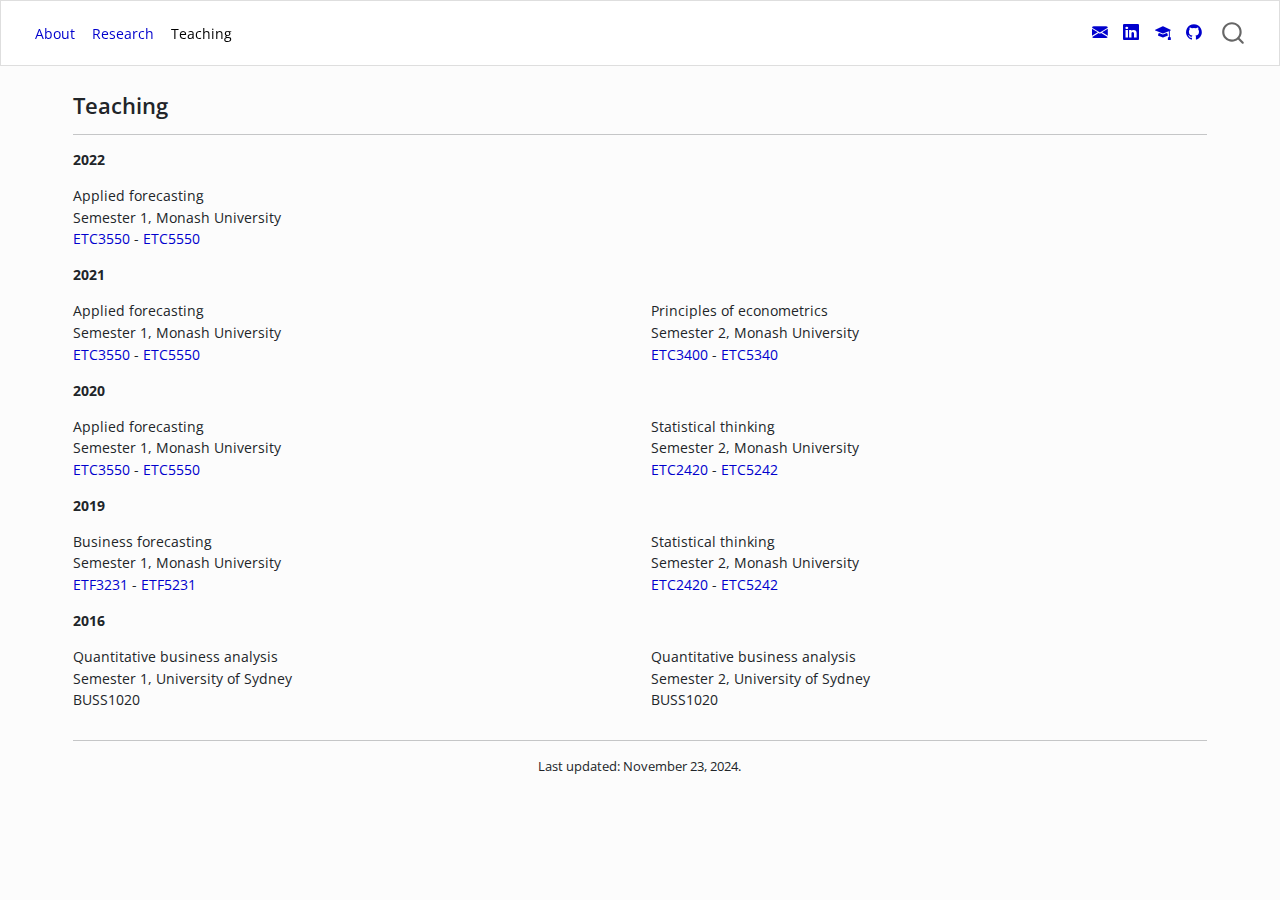
<file: docs/teaching.html>
<!DOCTYPE html>
<html xmlns="http://www.w3.org/1999/xhtml" lang="en" xml:lang="en"><head>

<meta charset="utf-8">
<meta name="generator" content="quarto-1.5.57">

<meta name="viewport" content="width=device-width, initial-scale=1.0, user-scalable=yes">


<title>Teaching</title>
<style>
code{white-space: pre-wrap;}
span.smallcaps{font-variant: small-caps;}
div.columns{display: flex; gap: min(4vw, 1.5em);}
div.column{flex: auto; overflow-x: auto;}
div.hanging-indent{margin-left: 1.5em; text-indent: -1.5em;}
ul.task-list{list-style: none;}
ul.task-list li input[type="checkbox"] {
  width: 0.8em;
  margin: 0 0.8em 0.2em -1em; /* quarto-specific, see https://github.com/quarto-dev/quarto-cli/issues/4556 */ 
  vertical-align: middle;
}
</style>


<script src="site_libs/quarto-nav/quarto-nav.js"></script>
<script src="site_libs/quarto-nav/headroom.min.js"></script>
<script src="site_libs/clipboard/clipboard.min.js"></script>
<script src="site_libs/quarto-search/autocomplete.umd.js"></script>
<script src="site_libs/quarto-search/fuse.min.js"></script>
<script src="site_libs/quarto-search/quarto-search.js"></script>
<meta name="quarto:offset" content="./">
<script src="site_libs/quarto-html/quarto.js"></script>
<script src="site_libs/quarto-html/popper.min.js"></script>
<script src="site_libs/quarto-html/tippy.umd.min.js"></script>
<script src="site_libs/quarto-html/anchor.min.js"></script>
<link href="site_libs/quarto-html/tippy.css" rel="stylesheet">
<link href="site_libs/quarto-html/quarto-syntax-highlighting.css" rel="stylesheet" id="quarto-text-highlighting-styles">
<script src="site_libs/bootstrap/bootstrap.min.js"></script>
<link href="site_libs/bootstrap/bootstrap-icons.css" rel="stylesheet">
<link href="site_libs/bootstrap/bootstrap.min.css" rel="stylesheet" id="quarto-bootstrap" data-mode="light">
<script id="quarto-search-options" type="application/json">{
  "location": "navbar",
  "copy-button": false,
  "collapse-after": 3,
  "panel-placement": "end",
  "type": "overlay",
  "limit": 50,
  "keyboard-shortcut": [
    "f",
    "/",
    "s"
  ],
  "show-item-context": false,
  "language": {
    "search-no-results-text": "No results",
    "search-matching-documents-text": "matching documents",
    "search-copy-link-title": "Copy link to search",
    "search-hide-matches-text": "Hide additional matches",
    "search-more-match-text": "more match in this document",
    "search-more-matches-text": "more matches in this document",
    "search-clear-button-title": "Clear",
    "search-text-placeholder": "",
    "search-detached-cancel-button-title": "Cancel",
    "search-submit-button-title": "Submit",
    "search-label": "Search"
  }
}</script>


<link rel="stylesheet" href="styles.css">
</head>

<body class="nav-fixed">

<div id="quarto-search-results"></div>
  <header id="quarto-header" class="headroom fixed-top">
    <nav class="navbar navbar-expand-lg " data-bs-theme="dark">
      <div class="navbar-container container-fluid">
            <div id="quarto-search" class="" title="Search"></div>
          <button class="navbar-toggler" type="button" data-bs-toggle="collapse" data-bs-target="#navbarCollapse" aria-controls="navbarCollapse" role="menu" aria-expanded="false" aria-label="Toggle navigation" onclick="if (window.quartoToggleHeadroom) { window.quartoToggleHeadroom(); }">
  <span class="navbar-toggler-icon"></span>
</button>
          <div class="collapse navbar-collapse" id="navbarCollapse">
            <ul class="navbar-nav navbar-nav-scroll me-auto">
  <li class="nav-item">
    <a class="nav-link" href="./index.html"> 
<span class="menu-text">About</span></a>
  </li>  
  <li class="nav-item">
    <a class="nav-link" href="./research.html"> 
<span class="menu-text">Research</span></a>
  </li>  
  <li class="nav-item">
    <a class="nav-link active" href="./teaching.html" aria-current="page"> 
<span class="menu-text">Teaching</span></a>
  </li>  
</ul>
            <ul class="navbar-nav navbar-nav-scroll ms-auto">
  <li class="nav-item compact">
    <a class="nav-link" href="mailto:ryan.thompson1@unsw.edu.au"> <i class="bi bi-envelope-fill" role="img">
</i> 
<span class="menu-text"></span></a>
  </li>  
  <li class="nav-item compact">
    <a class="nav-link" href="https://au.linkedin.com/in/r-thompson"> <i class="bi bi-linkedin" role="img">
</i> 
<span class="menu-text"></span></a>
  </li>  
  <li class="nav-item compact">
    <a class="nav-link" href="https://scholar.google.com.au/citations?user=rQx30dcAAAAJ"> <i class="bi bi-mortarboard-fill" role="img">
</i> 
<span class="menu-text"></span></a>
  </li>  
  <li class="nav-item compact">
    <a class="nav-link" href="https://github.com/ryan-thompson"> <i class="bi bi-github" role="img">
</i> 
<span class="menu-text"></span></a>
  </li>  
</ul>
          </div> <!-- /navcollapse -->
            <div class="quarto-navbar-tools">
</div>
      </div> <!-- /container-fluid -->
    </nav>
</header>
<!-- content -->
<div id="quarto-content" class="quarto-container page-columns page-rows-contents page-layout-full page-navbar">
<!-- sidebar -->
<!-- margin-sidebar -->
    
<!-- main -->
<main class="content column-page" id="quarto-document-content">

<header id="title-block-header" class="quarto-title-block default">
<div class="quarto-title">
<h1 class="title">Teaching</h1>
</div>



<div class="quarto-title-meta column-page">

    
  
    
  </div>
  


</header>


<hr>
<p><strong>2022</strong></p>
<div class="grid">
<div class="g-col-6">
<p>Applied forecasting<br>
Semester 1, Monash University<br>
<a href="https://handbook.monash.edu/2022/units/ETC3550">ETC3550</a> - <a href="https://handbook.monash.edu/2022/units/ETC5550">ETC5550</a></p>
</div>
</div>
<p><strong>2021</strong></p>
<div class="grid">
<div class="g-col-6">
<p>Applied forecasting<br>
Semester 1, Monash University<br>
<a href="https://handbook.monash.edu/2021/units/ETC3550">ETC3550</a> - <a href="https://handbook.monash.edu/2021/units/ETC5550">ETC5550</a></p>
</div>
<div class="g-col-6">
<p>Principles of econometrics<br>
Semester 2, Monash University<br>
<a href="https://handbook.monash.edu/2021/units/ETC3400">ETC3400</a> - <a href="https://handbook.monash.edu/2021/units/ETC534">ETC5340</a></p>
</div>
</div>
<p><strong>2020</strong></p>
<div class="grid">
<div class="g-col-6">
<p>Applied forecasting<br>
Semester 1, Monash University<br>
<a href="https://handbook.monash.edu/2020/units/ETC3550">ETC3550</a> - <a href="https://handbook.monash.edu/2020/units/ETC5550">ETC5550</a></p>
</div>
<div class="g-col-6">
<p>Statistical thinking<br>
Semester 2, Monash University<br>
<a href="https://handbook.monash.edu/2020/units/ETC2420">ETC2420</a> - <a href="https://handbook.monash.edu/2020/units/ETC5242">ETC5242</a></p>
</div>
</div>
<p><strong>2019</strong></p>
<div class="grid">
<div class="g-col-6">
<p>Business forecasting<br>
Semester 1, Monash University<br>
<a href="https://www3.monash.edu/pubs/2019handbooks/units/ETF3231.html">ETF3231</a> - <a href="https://www3.monash.edu/pubs/2019handbooks/units/ETF5231.html">ETF5231</a></p>
</div>
<div class="g-col-6">
<p>Statistical thinking<br>
Semester 2, Monash University<br>
<a href="https://www3.monash.edu/pubs/2019handbooks/units/ETC2420.html">ETC2420</a> - <a href="https://www3.monash.edu/pubs/2019handbooks/units/ETC5242.html">ETC5242</a></p>
</div>
</div>
<p><strong>2016</strong></p>
<div class="grid">
<div class="g-col-6">
<p>Quantitative business analysis<br>
Semester 1, University of Sydney<br>
BUSS1020</p>
</div>
<div class="g-col-6">
<p>Quantitative business analysis<br>
Semester 2, University of Sydney<br>
BUSS1020</p>
</div>
</div>
<hr>
<center>
<small>Last updated: November 23, 2024.</small>
</center>



</main> <!-- /main -->
<script id="quarto-html-after-body" type="application/javascript">
window.document.addEventListener("DOMContentLoaded", function (event) {
  const toggleBodyColorMode = (bsSheetEl) => {
    const mode = bsSheetEl.getAttribute("data-mode");
    const bodyEl = window.document.querySelector("body");
    if (mode === "dark") {
      bodyEl.classList.add("quarto-dark");
      bodyEl.classList.remove("quarto-light");
    } else {
      bodyEl.classList.add("quarto-light");
      bodyEl.classList.remove("quarto-dark");
    }
  }
  const toggleBodyColorPrimary = () => {
    const bsSheetEl = window.document.querySelector("link#quarto-bootstrap");
    if (bsSheetEl) {
      toggleBodyColorMode(bsSheetEl);
    }
  }
  toggleBodyColorPrimary();  
  const icon = "";
  const anchorJS = new window.AnchorJS();
  anchorJS.options = {
    placement: 'right',
    icon: icon
  };
  anchorJS.add('.anchored');
  const isCodeAnnotation = (el) => {
    for (const clz of el.classList) {
      if (clz.startsWith('code-annotation-')) {                     
        return true;
      }
    }
    return false;
  }
  const onCopySuccess = function(e) {
    // button target
    const button = e.trigger;
    // don't keep focus
    button.blur();
    // flash "checked"
    button.classList.add('code-copy-button-checked');
    var currentTitle = button.getAttribute("title");
    button.setAttribute("title", "Copied!");
    let tooltip;
    if (window.bootstrap) {
      button.setAttribute("data-bs-toggle", "tooltip");
      button.setAttribute("data-bs-placement", "left");
      button.setAttribute("data-bs-title", "Copied!");
      tooltip = new bootstrap.Tooltip(button, 
        { trigger: "manual", 
          customClass: "code-copy-button-tooltip",
          offset: [0, -8]});
      tooltip.show();    
    }
    setTimeout(function() {
      if (tooltip) {
        tooltip.hide();
        button.removeAttribute("data-bs-title");
        button.removeAttribute("data-bs-toggle");
        button.removeAttribute("data-bs-placement");
      }
      button.setAttribute("title", currentTitle);
      button.classList.remove('code-copy-button-checked');
    }, 1000);
    // clear code selection
    e.clearSelection();
  }
  const getTextToCopy = function(trigger) {
      const codeEl = trigger.previousElementSibling.cloneNode(true);
      for (const childEl of codeEl.children) {
        if (isCodeAnnotation(childEl)) {
          childEl.remove();
        }
      }
      return codeEl.innerText;
  }
  const clipboard = new window.ClipboardJS('.code-copy-button:not([data-in-quarto-modal])', {
    text: getTextToCopy
  });
  clipboard.on('success', onCopySuccess);
  if (window.document.getElementById('quarto-embedded-source-code-modal')) {
    // For code content inside modals, clipBoardJS needs to be initialized with a container option
    // TODO: Check when it could be a function (https://github.com/zenorocha/clipboard.js/issues/860)
    const clipboardModal = new window.ClipboardJS('.code-copy-button[data-in-quarto-modal]', {
      text: getTextToCopy,
      container: window.document.getElementById('quarto-embedded-source-code-modal')
    });
    clipboardModal.on('success', onCopySuccess);
  }
    var localhostRegex = new RegExp(/^(?:http|https):\/\/localhost\:?[0-9]*\//);
    var mailtoRegex = new RegExp(/^mailto:/);
      var filterRegex = new RegExp('/' + window.location.host + '/');
    var isInternal = (href) => {
        return filterRegex.test(href) || localhostRegex.test(href) || mailtoRegex.test(href);
    }
    // Inspect non-navigation links and adorn them if external
 	var links = window.document.querySelectorAll('a[href]:not(.nav-link):not(.navbar-brand):not(.toc-action):not(.sidebar-link):not(.sidebar-item-toggle):not(.pagination-link):not(.no-external):not([aria-hidden]):not(.dropdown-item):not(.quarto-navigation-tool):not(.about-link)');
    for (var i=0; i<links.length; i++) {
      const link = links[i];
      if (!isInternal(link.href)) {
        // undo the damage that might have been done by quarto-nav.js in the case of
        // links that we want to consider external
        if (link.dataset.originalHref !== undefined) {
          link.href = link.dataset.originalHref;
        }
      }
    }
  function tippyHover(el, contentFn, onTriggerFn, onUntriggerFn) {
    const config = {
      allowHTML: true,
      maxWidth: 500,
      delay: 100,
      arrow: false,
      appendTo: function(el) {
          return el.parentElement;
      },
      interactive: true,
      interactiveBorder: 10,
      theme: 'quarto',
      placement: 'bottom-start',
    };
    if (contentFn) {
      config.content = contentFn;
    }
    if (onTriggerFn) {
      config.onTrigger = onTriggerFn;
    }
    if (onUntriggerFn) {
      config.onUntrigger = onUntriggerFn;
    }
    window.tippy(el, config); 
  }
  const noterefs = window.document.querySelectorAll('a[role="doc-noteref"]');
  for (var i=0; i<noterefs.length; i++) {
    const ref = noterefs[i];
    tippyHover(ref, function() {
      // use id or data attribute instead here
      let href = ref.getAttribute('data-footnote-href') || ref.getAttribute('href');
      try { href = new URL(href).hash; } catch {}
      const id = href.replace(/^#\/?/, "");
      const note = window.document.getElementById(id);
      if (note) {
        return note.innerHTML;
      } else {
        return "";
      }
    });
  }
  const xrefs = window.document.querySelectorAll('a.quarto-xref');
  const processXRef = (id, note) => {
    // Strip column container classes
    const stripColumnClz = (el) => {
      el.classList.remove("page-full", "page-columns");
      if (el.children) {
        for (const child of el.children) {
          stripColumnClz(child);
        }
      }
    }
    stripColumnClz(note)
    if (id === null || id.startsWith('sec-')) {
      // Special case sections, only their first couple elements
      const container = document.createElement("div");
      if (note.children && note.children.length > 2) {
        container.appendChild(note.children[0].cloneNode(true));
        for (let i = 1; i < note.children.length; i++) {
          const child = note.children[i];
          if (child.tagName === "P" && child.innerText === "") {
            continue;
          } else {
            container.appendChild(child.cloneNode(true));
            break;
          }
        }
        if (window.Quarto?.typesetMath) {
          window.Quarto.typesetMath(container);
        }
        return container.innerHTML
      } else {
        if (window.Quarto?.typesetMath) {
          window.Quarto.typesetMath(note);
        }
        return note.innerHTML;
      }
    } else {
      // Remove any anchor links if they are present
      const anchorLink = note.querySelector('a.anchorjs-link');
      if (anchorLink) {
        anchorLink.remove();
      }
      if (window.Quarto?.typesetMath) {
        window.Quarto.typesetMath(note);
      }
      // TODO in 1.5, we should make sure this works without a callout special case
      if (note.classList.contains("callout")) {
        return note.outerHTML;
      } else {
        return note.innerHTML;
      }
    }
  }
  for (var i=0; i<xrefs.length; i++) {
    const xref = xrefs[i];
    tippyHover(xref, undefined, function(instance) {
      instance.disable();
      let url = xref.getAttribute('href');
      let hash = undefined; 
      if (url.startsWith('#')) {
        hash = url;
      } else {
        try { hash = new URL(url).hash; } catch {}
      }
      if (hash) {
        const id = hash.replace(/^#\/?/, "");
        const note = window.document.getElementById(id);
        if (note !== null) {
          try {
            const html = processXRef(id, note.cloneNode(true));
            instance.setContent(html);
          } finally {
            instance.enable();
            instance.show();
          }
        } else {
          // See if we can fetch this
          fetch(url.split('#')[0])
          .then(res => res.text())
          .then(html => {
            const parser = new DOMParser();
            const htmlDoc = parser.parseFromString(html, "text/html");
            const note = htmlDoc.getElementById(id);
            if (note !== null) {
              const html = processXRef(id, note);
              instance.setContent(html);
            } 
          }).finally(() => {
            instance.enable();
            instance.show();
          });
        }
      } else {
        // See if we can fetch a full url (with no hash to target)
        // This is a special case and we should probably do some content thinning / targeting
        fetch(url)
        .then(res => res.text())
        .then(html => {
          const parser = new DOMParser();
          const htmlDoc = parser.parseFromString(html, "text/html");
          const note = htmlDoc.querySelector('main.content');
          if (note !== null) {
            // This should only happen for chapter cross references
            // (since there is no id in the URL)
            // remove the first header
            if (note.children.length > 0 && note.children[0].tagName === "HEADER") {
              note.children[0].remove();
            }
            const html = processXRef(null, note);
            instance.setContent(html);
          } 
        }).finally(() => {
          instance.enable();
          instance.show();
        });
      }
    }, function(instance) {
    });
  }
      let selectedAnnoteEl;
      const selectorForAnnotation = ( cell, annotation) => {
        let cellAttr = 'data-code-cell="' + cell + '"';
        let lineAttr = 'data-code-annotation="' +  annotation + '"';
        const selector = 'span[' + cellAttr + '][' + lineAttr + ']';
        return selector;
      }
      const selectCodeLines = (annoteEl) => {
        const doc = window.document;
        const targetCell = annoteEl.getAttribute("data-target-cell");
        const targetAnnotation = annoteEl.getAttribute("data-target-annotation");
        const annoteSpan = window.document.querySelector(selectorForAnnotation(targetCell, targetAnnotation));
        const lines = annoteSpan.getAttribute("data-code-lines").split(",");
        const lineIds = lines.map((line) => {
          return targetCell + "-" + line;
        })
        let top = null;
        let height = null;
        let parent = null;
        if (lineIds.length > 0) {
            //compute the position of the single el (top and bottom and make a div)
            const el = window.document.getElementById(lineIds[0]);
            top = el.offsetTop;
            height = el.offsetHeight;
            parent = el.parentElement.parentElement;
          if (lineIds.length > 1) {
            const lastEl = window.document.getElementById(lineIds[lineIds.length - 1]);
            const bottom = lastEl.offsetTop + lastEl.offsetHeight;
            height = bottom - top;
          }
          if (top !== null && height !== null && parent !== null) {
            // cook up a div (if necessary) and position it 
            let div = window.document.getElementById("code-annotation-line-highlight");
            if (div === null) {
              div = window.document.createElement("div");
              div.setAttribute("id", "code-annotation-line-highlight");
              div.style.position = 'absolute';
              parent.appendChild(div);
            }
            div.style.top = top - 2 + "px";
            div.style.height = height + 4 + "px";
            div.style.left = 0;
            let gutterDiv = window.document.getElementById("code-annotation-line-highlight-gutter");
            if (gutterDiv === null) {
              gutterDiv = window.document.createElement("div");
              gutterDiv.setAttribute("id", "code-annotation-line-highlight-gutter");
              gutterDiv.style.position = 'absolute';
              const codeCell = window.document.getElementById(targetCell);
              const gutter = codeCell.querySelector('.code-annotation-gutter');
              gutter.appendChild(gutterDiv);
            }
            gutterDiv.style.top = top - 2 + "px";
            gutterDiv.style.height = height + 4 + "px";
          }
          selectedAnnoteEl = annoteEl;
        }
      };
      const unselectCodeLines = () => {
        const elementsIds = ["code-annotation-line-highlight", "code-annotation-line-highlight-gutter"];
        elementsIds.forEach((elId) => {
          const div = window.document.getElementById(elId);
          if (div) {
            div.remove();
          }
        });
        selectedAnnoteEl = undefined;
      };
        // Handle positioning of the toggle
    window.addEventListener(
      "resize",
      throttle(() => {
        elRect = undefined;
        if (selectedAnnoteEl) {
          selectCodeLines(selectedAnnoteEl);
        }
      }, 10)
    );
    function throttle(fn, ms) {
    let throttle = false;
    let timer;
      return (...args) => {
        if(!throttle) { // first call gets through
            fn.apply(this, args);
            throttle = true;
        } else { // all the others get throttled
            if(timer) clearTimeout(timer); // cancel #2
            timer = setTimeout(() => {
              fn.apply(this, args);
              timer = throttle = false;
            }, ms);
        }
      };
    }
      // Attach click handler to the DT
      const annoteDls = window.document.querySelectorAll('dt[data-target-cell]');
      for (const annoteDlNode of annoteDls) {
        annoteDlNode.addEventListener('click', (event) => {
          const clickedEl = event.target;
          if (clickedEl !== selectedAnnoteEl) {
            unselectCodeLines();
            const activeEl = window.document.querySelector('dt[data-target-cell].code-annotation-active');
            if (activeEl) {
              activeEl.classList.remove('code-annotation-active');
            }
            selectCodeLines(clickedEl);
            clickedEl.classList.add('code-annotation-active');
          } else {
            // Unselect the line
            unselectCodeLines();
            clickedEl.classList.remove('code-annotation-active');
          }
        });
      }
  const findCites = (el) => {
    const parentEl = el.parentElement;
    if (parentEl) {
      const cites = parentEl.dataset.cites;
      if (cites) {
        return {
          el,
          cites: cites.split(' ')
        };
      } else {
        return findCites(el.parentElement)
      }
    } else {
      return undefined;
    }
  };
  var bibliorefs = window.document.querySelectorAll('a[role="doc-biblioref"]');
  for (var i=0; i<bibliorefs.length; i++) {
    const ref = bibliorefs[i];
    const citeInfo = findCites(ref);
    if (citeInfo) {
      tippyHover(citeInfo.el, function() {
        var popup = window.document.createElement('div');
        citeInfo.cites.forEach(function(cite) {
          var citeDiv = window.document.createElement('div');
          citeDiv.classList.add('hanging-indent');
          citeDiv.classList.add('csl-entry');
          var biblioDiv = window.document.getElementById('ref-' + cite);
          if (biblioDiv) {
            citeDiv.innerHTML = biblioDiv.innerHTML;
          }
          popup.appendChild(citeDiv);
        });
        return popup.innerHTML;
      });
    }
  }
});
</script>
</div> <!-- /content -->




</body></html>
</file>
<file: docs/site_libs/quarto-html/tippy.css>
.tippy-box[data-animation=fade][data-state=hidden]{opacity:0}[data-tippy-root]{max-width:calc(100vw - 10px)}.tippy-box{position:relative;background-color:#333;color:#fff;border-radius:4px;font-size:14px;line-height:1.4;white-space:normal;outline:0;transition-property:transform,visibility,opacity}.tippy-box[data-placement^=top]>.tippy-arrow{bottom:0}.tippy-box[data-placement^=top]>.tippy-arrow:before{bottom:-7px;left:0;border-width:8px 8px 0;border-top-color:initial;transform-origin:center top}.tippy-box[data-placement^=bottom]>.tippy-arrow{top:0}.tippy-box[data-placement^=bottom]>.tippy-arrow:before{top:-7px;left:0;border-width:0 8px 8px;border-bottom-color:initial;transform-origin:center bottom}.tippy-box[data-placement^=left]>.tippy-arrow{right:0}.tippy-box[data-placement^=left]>.tippy-arrow:before{border-width:8px 0 8px 8px;border-left-color:initial;right:-7px;transform-origin:center left}.tippy-box[data-placement^=right]>.tippy-arrow{left:0}.tippy-box[data-placement^=right]>.tippy-arrow:before{left:-7px;border-width:8px 8px 8px 0;border-right-color:initial;transform-origin:center right}.tippy-box[data-inertia][data-state=visible]{transition-timing-function:cubic-bezier(.54,1.5,.38,1.11)}.tippy-arrow{width:16px;height:16px;color:#333}.tippy-arrow:before{content:"";position:absolute;border-color:transparent;border-style:solid}.tippy-content{position:relative;padding:5px 9px;z-index:1}
</file>
<file: docs/site_libs/quarto-html/quarto-syntax-highlighting.css>
/* quarto syntax highlight colors */
:root {
  --quarto-hl-ot-color: #003B4F;
  --quarto-hl-at-color: #657422;
  --quarto-hl-ss-color: #20794D;
  --quarto-hl-an-color: #5E5E5E;
  --quarto-hl-fu-color: #4758AB;
  --quarto-hl-st-color: #20794D;
  --quarto-hl-cf-color: #003B4F;
  --quarto-hl-op-color: #5E5E5E;
  --quarto-hl-er-color: #AD0000;
  --quarto-hl-bn-color: #AD0000;
  --quarto-hl-al-color: #AD0000;
  --quarto-hl-va-color: #111111;
  --quarto-hl-bu-color: inherit;
  --quarto-hl-ex-color: inherit;
  --quarto-hl-pp-color: #AD0000;
  --quarto-hl-in-color: #5E5E5E;
  --quarto-hl-vs-color: #20794D;
  --quarto-hl-wa-color: #5E5E5E;
  --quarto-hl-do-color: #5E5E5E;
  --quarto-hl-im-color: #00769E;
  --quarto-hl-ch-color: #20794D;
  --quarto-hl-dt-color: #AD0000;
  --quarto-hl-fl-color: #AD0000;
  --quarto-hl-co-color: #5E5E5E;
  --quarto-hl-cv-color: #5E5E5E;
  --quarto-hl-cn-color: #8f5902;
  --quarto-hl-sc-color: #5E5E5E;
  --quarto-hl-dv-color: #AD0000;
  --quarto-hl-kw-color: #003B4F;
}

/* other quarto variables */
:root {
  --quarto-font-monospace: SFMono-Regular, Menlo, Monaco, Consolas, "Liberation Mono", "Courier New", monospace;
}

pre > code.sourceCode > span {
  color: #003B4F;
}

code span {
  color: #003B4F;
}

code.sourceCode > span {
  color: #003B4F;
}

div.sourceCode,
div.sourceCode pre.sourceCode {
  color: #003B4F;
}

code span.ot {
  color: #003B4F;
  font-style: inherit;
}

code span.at {
  color: #657422;
  font-style: inherit;
}

code span.ss {
  color: #20794D;
  font-style: inherit;
}

code span.an {
  color: #5E5E5E;
  font-style: inherit;
}

code span.fu {
  color: #4758AB;
  font-style: inherit;
}

code span.st {
  color: #20794D;
  font-style: inherit;
}

code span.cf {
  color: #003B4F;
  font-weight: bold;
  font-style: inherit;
}

code span.op {
  color: #5E5E5E;
  font-style: inherit;
}

code span.er {
  color: #AD0000;
  font-style: inherit;
}

code span.bn {
  color: #AD0000;
  font-style: inherit;
}

code span.al {
  color: #AD0000;
  font-style: inherit;
}

code span.va {
  color: #111111;
  font-style: inherit;
}

code span.bu {
  font-style: inherit;
}

code span.ex {
  font-style: inherit;
}

code span.pp {
  color: #AD0000;
  font-style: inherit;
}

code span.in {
  color: #5E5E5E;
  font-style: inherit;
}

code span.vs {
  color: #20794D;
  font-style: inherit;
}

code span.wa {
  color: #5E5E5E;
  font-style: italic;
}

code span.do {
  color: #5E5E5E;
  font-style: italic;
}

code span.im {
  color: #00769E;
  font-style: inherit;
}

code span.ch {
  color: #20794D;
  font-style: inherit;
}

code span.dt {
  color: #AD0000;
  font-style: inherit;
}

code span.fl {
  color: #AD0000;
  font-style: inherit;
}

code span.co {
  color: #5E5E5E;
  font-style: inherit;
}

code span.cv {
  color: #5E5E5E;
  font-style: italic;
}

code span.cn {
  color: #8f5902;
  font-style: inherit;
}

code span.sc {
  color: #5E5E5E;
  font-style: inherit;
}

code span.dv {
  color: #AD0000;
  font-style: inherit;
}

code span.kw {
  color: #003B4F;
  font-weight: bold;
  font-style: inherit;
}

.prevent-inlining {
  content: "</";
}

/*# sourceMappingURL=debc5d5d77c3f9108843748ff7464032.css.map */
</file>
<file: docs/styles.css>
/* css styles */

h1.title {
  font-size: 150%;
}


a:link {
  color: mediumblue;
  text-decoration: none; 
}

a:visited {
  color: mediumblue;
  text-decoration: none; 
}

a:hover {
  color: mediumblue;
  text-decoration: none; 
}

a:active {
  color: mediumblue;
  text-decoration: none; 
}
</file>
